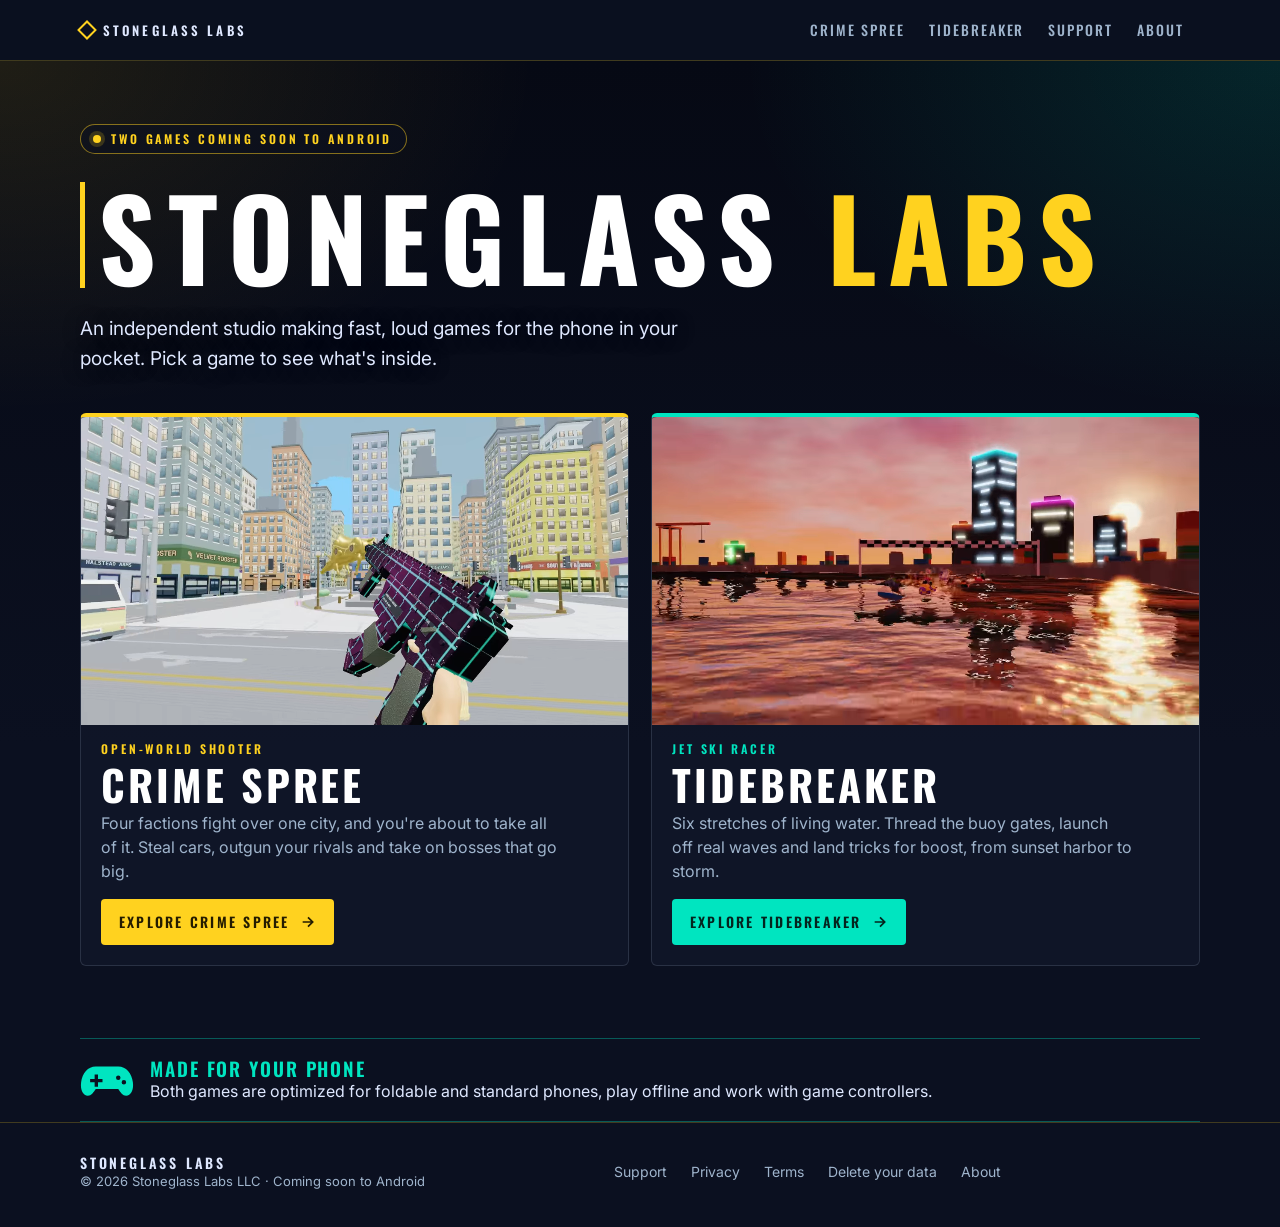
<file: index.html>
<!doctype html>
<html lang="en">
<head>
<meta charset="utf-8">
<meta name="viewport" content="width=device-width,initial-scale=1,viewport-fit=cover">
<title>Stoneglass Labs | Crime Spree and Tidebreaker, coming soon to Android</title>
<meta name="description" content="Stoneglass Labs is an independent game studio. Two games coming soon to Android: Crime Spree, an open-world shooter, and Tidebreaker, a jet ski racer.">
<meta name="theme-color" content="#0B1020">
<link rel="preconnect" href="https://fonts.googleapis.com">
<link rel="preconnect" href="https://fonts.gstatic.com" crossorigin>
<link rel="stylesheet" href="https://fonts.googleapis.com/css2?family=Oswald:wght@500;600;700&family=Inter:wght@400;500;600;700&display=swap">
<link rel="stylesheet" href="styles.css?v=20261119c">
</head>
<body>
<header class="top band" id="top">
  <div class="in">
    <a class="studio" href="index.html" aria-label="Stoneglass Labs, home"><i></i>Stoneglass Labs</a>
    <button class="menu" type="button" aria-expanded="false" aria-controls="navwrap" aria-label="Menu">
      <svg viewBox="0 0 24 24" fill="none" stroke="currentColor" stroke-width="2.4" aria-hidden="true"><path d="M3 6h18M3 12h18M3 18h18"/></svg>
    </button>
    <div class="navwrap" id="navwrap">
      <nav class="links" aria-label="Site">
        <a href="crime-spree.html" data-nav="crime-spree.html">Crime Spree</a>
        <a href="tidebreaker.html" data-nav="tidebreaker.html">Tidebreaker</a>
        <a href="support.html" data-nav="support.html">Support</a>
        <a href="about.html" data-nav="about.html">About</a>
      </nav>
      <div class="social" aria-label="Social"></div>
    </div>
  </div>
</header>

<main>
  <section class="home band" aria-labelledby="homeH">
    <div class="in">
      <p class="status"><i></i>Two games coming soon to Android</p>
      <h1 id="homeH" class="studioname">Stoneglass <span>Labs</span></h1>
      <p class="pitch">An independent studio making fast, loud games for the phone in your pocket. Pick a game to see what's inside.</p>
      <div class="picks">
        <a class="pick" href="crime-spree.html">
          <div class="clip"><video data-lazy muted loop playsinline preload="none" data-poster="assets/video/boss-bull-03-poster.jpg" aria-hidden="true"><source data-src="assets/video/boss-bull-03.webm" type="video/webm"><source data-src="assets/video/boss-bull-03.mp4" type="video/mp4"></video></div>
          <div class="txt">
            <span class="genre">Open-world shooter</span>
            <b>Crime Spree</b>
            <p>Four factions fight over one city, and you're about to take all of it. Steal cars, outgun your rivals and take on bosses that go big.</p>
            <span class="go">Explore Crime Spree<svg viewBox="0 0 24 24" fill="none" stroke="currentColor" stroke-width="2.6" aria-hidden="true"><path d="M4 12h15M12 5l7 7-7 7"/></svg></span>
          </div>
        </a>
        <a class="pick tb" href="tidebreaker.html">
          <div class="clip"><video data-lazy muted loop playsinline preload="none" data-poster="assets/video/tb-hero-01-poster.jpg" aria-hidden="true"><source data-src="assets/video/tb-hero-01.webm" type="video/webm"><source data-src="assets/video/tb-hero-01.mp4" type="video/mp4"></video></div>
          <div class="txt">
            <span class="genre">Jet ski racer</span>
            <b>Tidebreaker</b>
            <p>Six stretches of living water. Thread the buoy gates, launch off real waves and land tricks for boost, from sunset harbor to storm.</p>
            <span class="go">Explore Tidebreaker<svg viewBox="0 0 24 24" fill="none" stroke="currentColor" stroke-width="2.6" aria-hidden="true"><path d="M4 12h15M12 5l7 7-7 7"/></svg></span>
          </div>
        </a>
      </div>
    </div>
  </section>

  <section class="ctrl band" aria-label="Phones and controllers">
    <div class="in">
      <svg viewBox="0 0 48 32" fill="currentColor" aria-hidden="true"><path d="M14 4h20c7 0 12 6 13 14 1 7-2 12-6 12-3 0-5-3-7-6H14c-2 3-4 6-7 6-4 0-7-5-6-12C2 10 7 4 14 4zm-1 7v4H9v3h4v4h3v-4h4v-3h-4v-4zm21 1a2 2 0 100 4 2 2 0 000-4zm5 4a2 2 0 100 4 2 2 0 000-4z"/></svg>
      <p><b>Made for your phone</b>Both games are optimized for foldable and standard phones, play offline and work with game controllers.</p>
    </div>
  </section>
</main>

<footer class="foot band">
  <div class="in">
    <div class="brandline">Stoneglass Labs<span>© 2026 Stoneglass Labs LLC · Coming soon to Android</span></div>
    <nav aria-label="Footer">
      <a href="support.html">Support</a><a href="privacy.html">Privacy</a><a href="terms.html">Terms</a><a href="delete-data.html">Delete your data</a><a href="about.html">About</a>
    </nav>
    <div class="social" aria-label="Social"></div>
  </div>
</footer>

<script src="main.js?v=20261119c"></script>
</body>
</html>
</file>
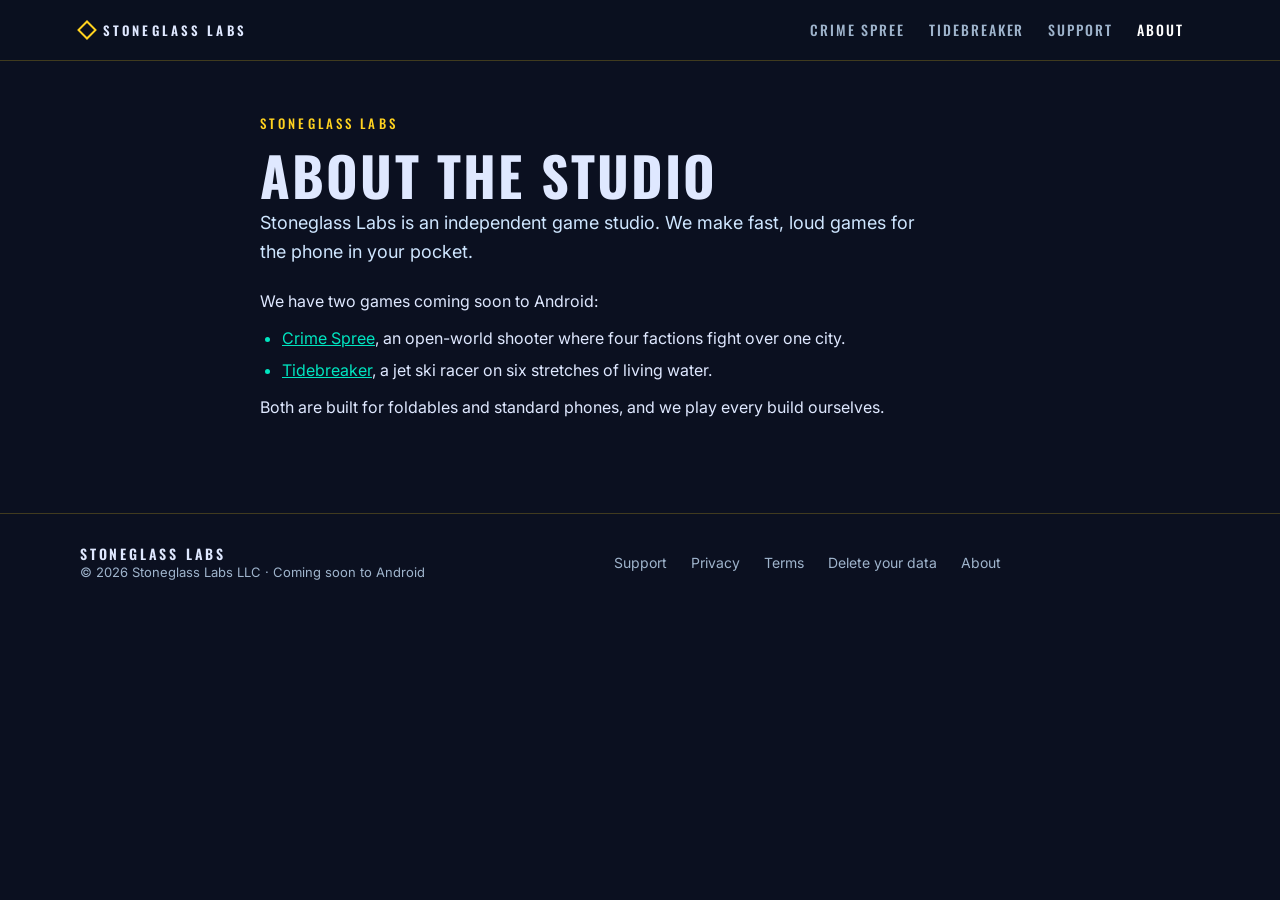
<file: about.html>
<!doctype html>
<html lang="en">
<head>
<meta charset="utf-8">
<meta name="viewport" content="width=device-width,initial-scale=1,viewport-fit=cover">
<title>About | Stoneglass Labs</title>
<meta name="description" content="Stoneglass Labs is an independent game studio making Crime Spree and Tidebreaker, both coming soon to Android.">
<meta name="theme-color" content="#0B1020">
<link rel="preconnect" href="https://fonts.googleapis.com">
<link rel="preconnect" href="https://fonts.gstatic.com" crossorigin>
<link rel="stylesheet" href="https://fonts.googleapis.com/css2?family=Oswald:wght@500;600;700&family=Inter:wght@400;500;600;700&display=swap">
<link rel="stylesheet" href="styles.css?v=20261119c">
</head>
<body>
<header class="top band" id="top">
  <div class="in">
    <a class="studio" href="index.html" aria-label="Stoneglass Labs, home"><i></i>Stoneglass Labs</a>
    <button class="menu" type="button" aria-expanded="false" aria-controls="navwrap" aria-label="Menu">
      <svg viewBox="0 0 24 24" fill="none" stroke="currentColor" stroke-width="2.4" aria-hidden="true"><path d="M3 6h18M3 12h18M3 18h18"/></svg>
    </button>
    <div class="navwrap" id="navwrap">
      <nav class="links" aria-label="Site">
        <a href="crime-spree.html" data-nav="crime-spree.html">Crime Spree</a>
        <a href="tidebreaker.html" data-nav="tidebreaker.html">Tidebreaker</a>
        <a href="support.html" data-nav="support.html">Support</a>
        <a href="about.html" data-nav="about.html">About</a>
      </nav>
      <div class="social" aria-label="Social"></div>
    </div>
  </div>
</header>

<main>
<section class="page band"><div class="in">
  <p class="kicker">Stoneglass Labs</p>
  <h1>About the studio</h1>
  <p class="lede">Stoneglass Labs is an independent game studio. We make fast, loud games for the phone in your pocket.</p>
  <p>We have two games coming soon to Android:</p>
  <ul>
    <li><a href="crime-spree.html">Crime Spree</a>, an open-world shooter where four factions fight over one city.</li>
    <li><a href="tidebreaker.html">Tidebreaker</a>, a jet ski racer on six stretches of living water.</li>
  </ul>
  <p>Both are built for foldables and standard phones, and we play every build ourselves.</p></div></section>
</main>

<footer class="foot band">
  <div class="in">
    <div class="brandline">Stoneglass Labs<span>© 2026 Stoneglass Labs LLC · Coming soon to Android</span></div>
    <nav aria-label="Footer">
      <a href="support.html">Support</a><a href="privacy.html">Privacy</a><a href="terms.html">Terms</a><a href="delete-data.html">Delete your data</a><a href="about.html">About</a>
    </nav>
    <div class="social" aria-label="Social"></div>
  </div>
</footer>

<script src="main.js?v=20261119c"></script>
</body>
</html>
</file>
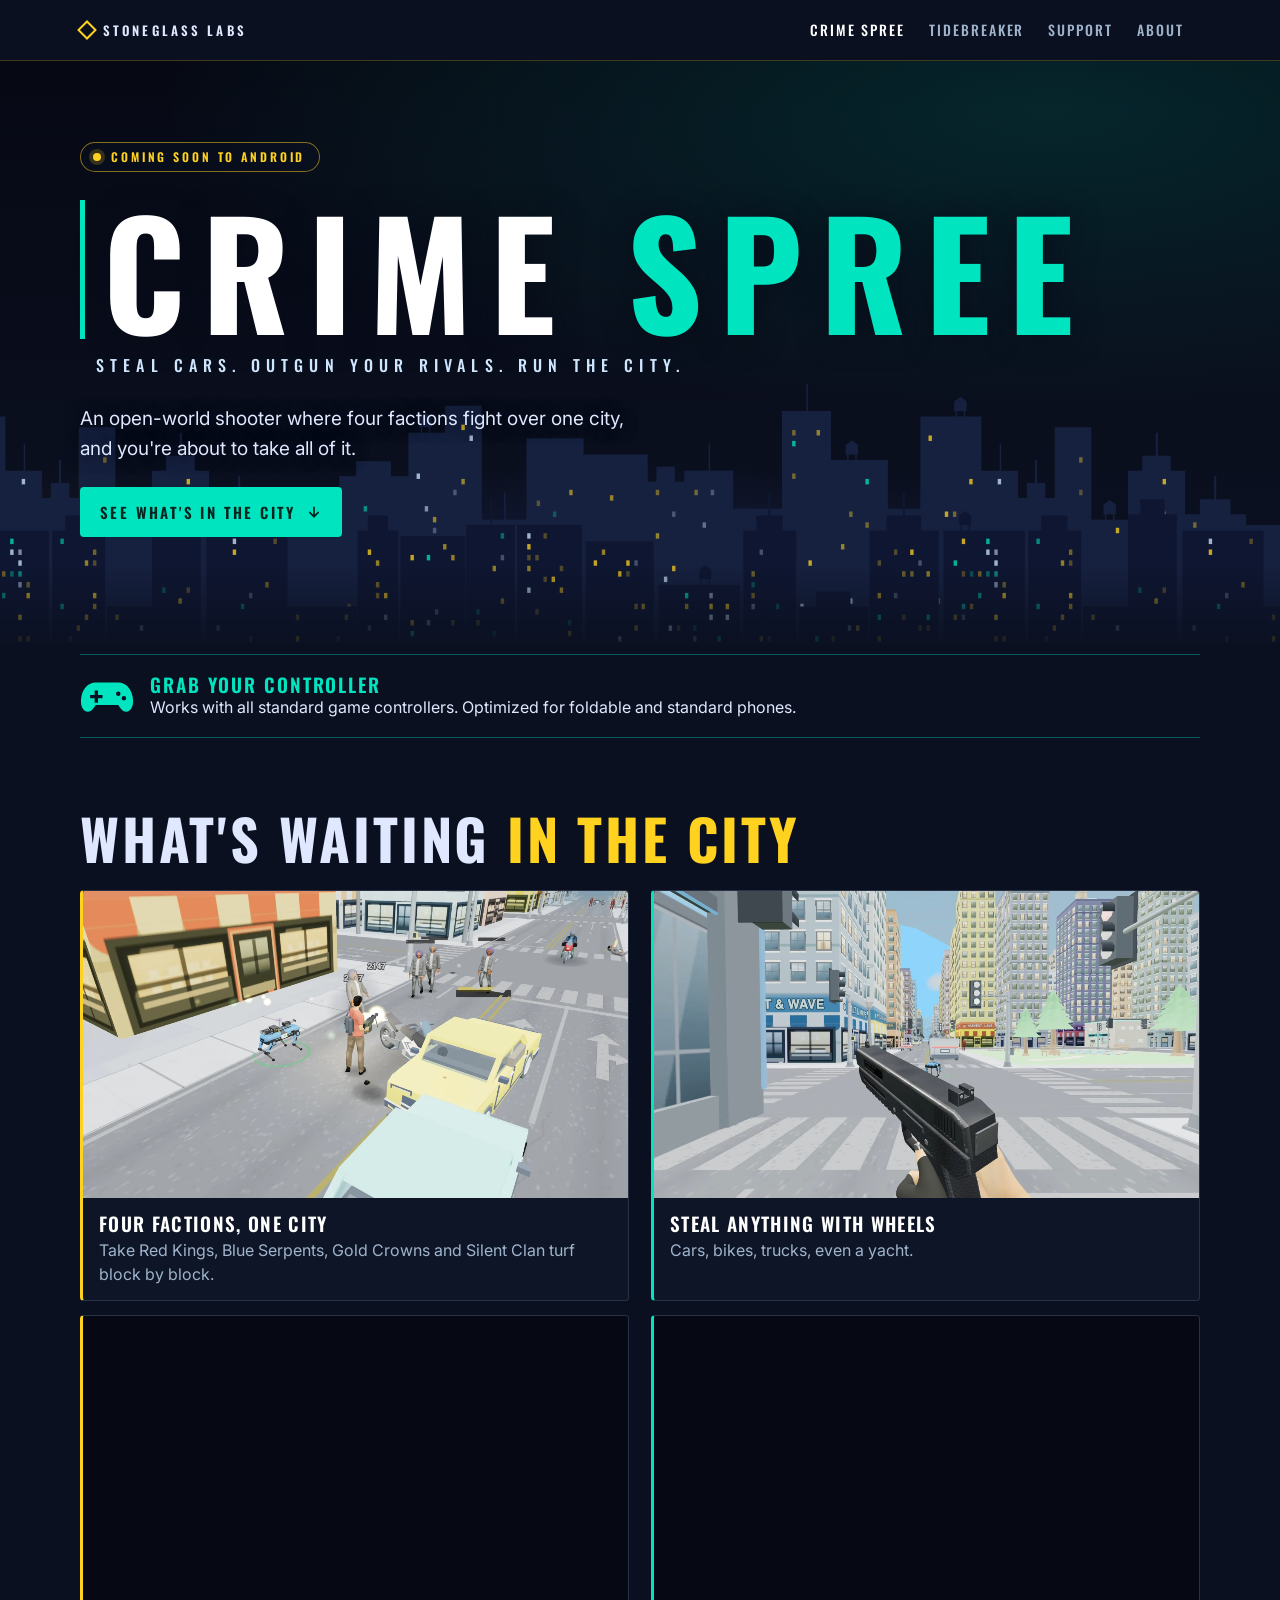
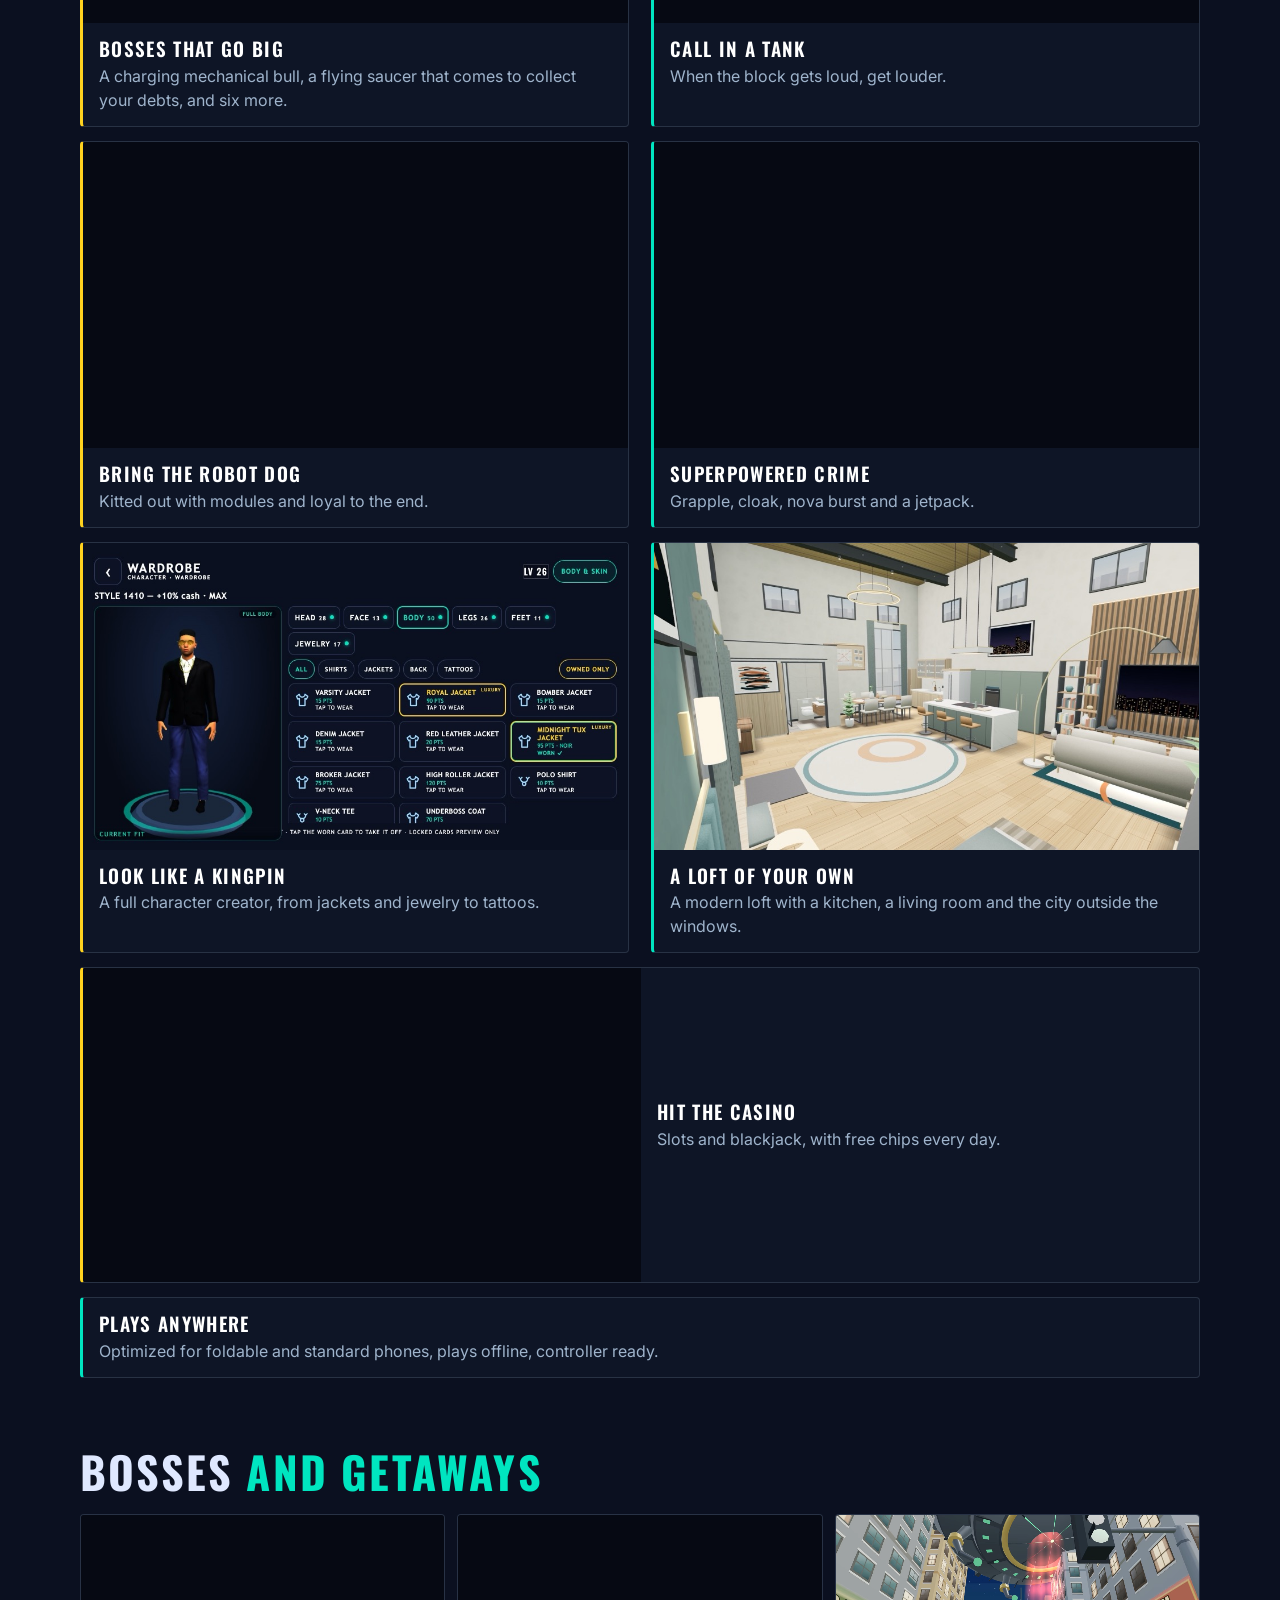
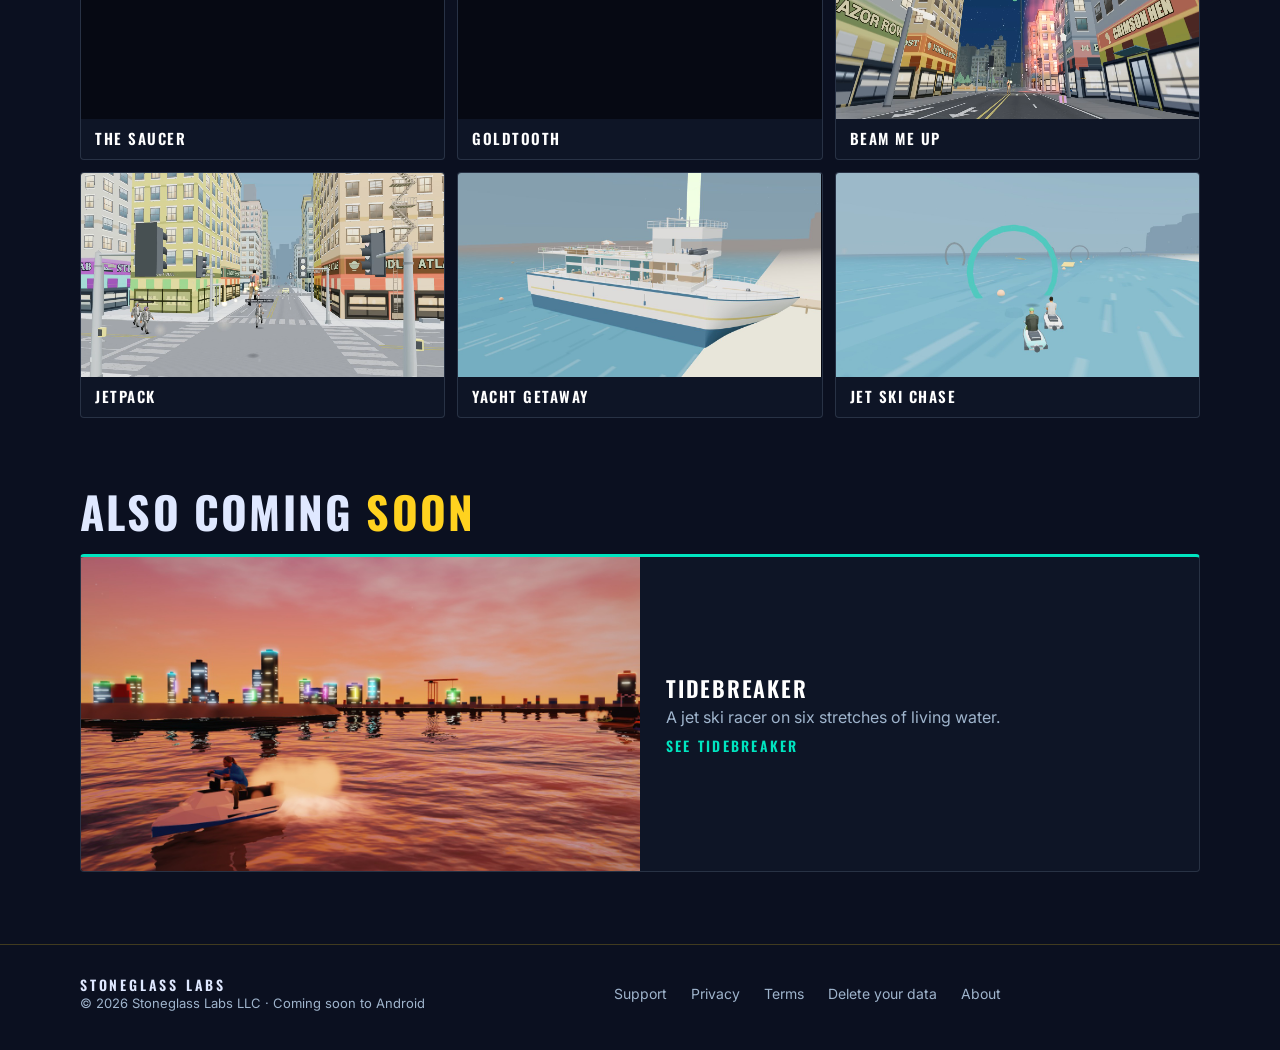
<file: crime-spree.html>
<!doctype html>
<html lang="en">
<head>
<meta charset="utf-8">
<meta name="viewport" content="width=device-width,initial-scale=1,viewport-fit=cover">
<title>Crime Spree | Coming soon to Android | Stoneglass Labs</title>
<meta name="description" content="Crime Spree is an open-world shooter where four factions fight over one city. Coming soon to Android from Stoneglass Labs.">
<meta name="theme-color" content="#0B1020">
<link rel="preconnect" href="https://fonts.googleapis.com">
<link rel="preconnect" href="https://fonts.gstatic.com" crossorigin>
<link rel="stylesheet" href="https://fonts.googleapis.com/css2?family=Oswald:wght@500;600;700&family=Inter:wght@400;500;600;700&display=swap">
<link rel="stylesheet" href="styles.css?v=20261119c">
</head>
<body>
<header class="top band" id="top">
  <div class="in">
    <a class="studio" href="index.html" aria-label="Stoneglass Labs, home"><i></i>Stoneglass Labs</a>
    <button class="menu" type="button" aria-expanded="false" aria-controls="navwrap" aria-label="Menu">
      <svg viewBox="0 0 24 24" fill="none" stroke="currentColor" stroke-width="2.4" aria-hidden="true"><path d="M3 6h18M3 12h18M3 18h18"/></svg>
    </button>
    <div class="navwrap" id="navwrap">
      <nav class="links" aria-label="Site">
        <a href="crime-spree.html" data-nav="crime-spree.html">Crime Spree</a>
        <a href="tidebreaker.html" data-nav="tidebreaker.html">Tidebreaker</a>
        <a href="support.html" data-nav="support.html">Support</a>
        <a href="about.html" data-nav="about.html">About</a>
      </nav>
      <div class="social" aria-label="Social"></div>
    </div>
  </div>
</header>

<main>
  <section class="hero band" aria-label="Crime Spree">
    <div class="in">
      <p class="status"><i></i>Coming soon to Android</p>
      <h1 class="wordmark"><span class="w1">Crime</span> <span class="w2">Spree</span></h1>
      <p class="tagline">Steal cars. Outgun your rivals. Run the city.</p>
      <p class="pitch">An open-world shooter where four factions fight over one city, and you're about to take all of it.</p>
      <div class="btns">
        <a class="btn primary" href="#city">See what's in the city<svg viewBox="0 0 24 24" fill="none" stroke="currentColor" stroke-width="2.6" aria-hidden="true"><path d="M12 4v15M5 12l7 7 7-7"/></svg></a>
      </div>
    </div>
  </section>

  <section class="ctrl band" aria-label="Controllers and phones">
    <div class="in">
      <svg viewBox="0 0 48 32" fill="currentColor" aria-hidden="true"><path d="M14 4h20c7 0 12 6 13 14 1 7-2 12-6 12-3 0-5-3-7-6H14c-2 3-4 6-7 6-4 0-7-5-6-12C2 10 7 4 14 4zm-1 7v4H9v3h4v4h3v-4h4v-3h-4v-4zm21 1a2 2 0 100 4 2 2 0 000-4zm5 4a2 2 0 100 4 2 2 0 000-4z"/></svg>
      <p><b>Grab your controller</b>Works with all standard game controllers. Optimized for foldable and standard phones.</p>
    </div>
  </section>

  <section class="feats band" id="city" aria-labelledby="featH">
    <div class="in">
      <h2 id="featH">What's waiting <span>in the city</span></h2>
      <ul class="sell">
        <li class="has-clip"><div class="clip"><video data-lazy muted loop playsinline preload="none" data-poster="assets/video/street-chaos-01-poster.jpg" aria-hidden="true"><source data-src="assets/video/street-chaos-01.webm" type="video/webm"><source data-src="assets/video/street-chaos-01.mp4" type="video/mp4"></video></div><div class="txt"><b>Four factions, one city</b>Take Red Kings, Blue Serpents, Gold Crowns and Silent Clan turf block by block.</div></li>
        <li class="has-clip"><div class="clip"><video data-lazy muted loop playsinline preload="none" data-poster="assets/video/truck-hijack-01-poster.jpg" aria-hidden="true"><source data-src="assets/video/truck-hijack-01.webm" type="video/webm"><source data-src="assets/video/truck-hijack-01.mp4" type="video/mp4"></video></div><div class="txt"><b>Steal anything with wheels</b>Cars, bikes, trucks, even a yacht.</div></li>
        <li class="has-clip"><div class="clip"><video data-lazy muted loop playsinline preload="none" data-poster="assets/video/boss-bull-03-poster.jpg" aria-hidden="true"><source data-src="assets/video/boss-bull-03.webm" type="video/webm"><source data-src="assets/video/boss-bull-03.mp4" type="video/mp4"></video></div><div class="txt"><b>Bosses that go big</b>A charging mechanical bull, a flying saucer that comes to collect your debts, and six more.</div></li>
        <li class="has-clip"><div class="clip"><video data-lazy muted loop playsinline preload="none" data-poster="assets/video/tank-rampage-01-poster.jpg" aria-hidden="true"><source data-src="assets/video/tank-rampage-01.webm" type="video/webm"><source data-src="assets/video/tank-rampage-01.mp4" type="video/mp4"></video></div><div class="txt"><b>Call in a tank</b>When the block gets loud, get louder.</div></li>
        <li class="has-clip"><div class="clip"><video data-lazy muted loop playsinline preload="none" data-poster="assets/video/robot-dog-01-poster.jpg" aria-hidden="true"><source data-src="assets/video/robot-dog-01.webm" type="video/webm"><source data-src="assets/video/robot-dog-01.mp4" type="video/mp4"></video></div><div class="txt"><b>Bring the robot dog</b>Kitted out with modules and loyal to the end.</div></li>
        <li class="has-clip"><div class="clip"><video data-lazy muted loop playsinline preload="none" data-poster="assets/video/jetpack-escape-01-poster.jpg" aria-hidden="true"><source data-src="assets/video/jetpack-escape-01.webm" type="video/webm"><source data-src="assets/video/jetpack-escape-01.mp4" type="video/mp4"></video></div><div class="txt"><b>Superpowered crime</b>Grapple, cloak, nova burst and a jetpack.</div></li>
        <li class="has-clip"><div class="clip"><img src="assets/img/creator-wardrobe-01.jpg" alt="The wardrobe in the character creator: a character in a tux jacket beside the list of jackets" loading="lazy" decoding="async" width="960" height="540"></div><div class="txt"><b>Look like a kingpin</b>A full character creator, from jackets and jewelry to tattoos.</div></li>
        <li class="has-clip"><div class="clip"><img src="assets/img/loft-01.jpg" alt="The player's loft: living room, kitchen and tall windows" loading="lazy" decoding="async" width="960" height="540"></div><div class="txt"><b>A loft of your own</b>A modern loft with a kitchen, a living room and the city outside the windows.</div></li>
        <li class="has-clip wide"><div class="clip"><video data-lazy muted loop playsinline preload="none" data-poster="assets/video/casino-tour-01-poster.jpg" aria-hidden="true"><source data-src="assets/video/casino-tour-01.webm" type="video/webm"><source data-src="assets/video/casino-tour-01.mp4" type="video/mp4"></video></div><div class="txt"><b>Hit the casino</b>Slots and blackjack, with free chips every day.</div></li>
        <li class="full"><b>Plays anywhere</b>Optimized for foldable and standard phones, plays offline, controller ready.</li>
      </ul>
    </div>
  </section>

  <section class="gallery band" aria-labelledby="galH">
    <div class="in">
      <h2 id="galH">Bosses <span>and getaways</span></h2>
      <div class="grid">
        <figure><div class="clip"><video data-lazy muted loop playsinline preload="none" data-poster="assets/video/boss-saucer-01-poster.jpg" aria-hidden="true"><source data-src="assets/video/boss-saucer-01.webm" type="video/webm"><source data-src="assets/video/boss-saucer-01.mp4" type="video/mp4"></video></div><figcaption>The saucer</figcaption></figure>
        <figure><div class="clip"><video data-lazy muted loop playsinline preload="none" data-poster="assets/video/boss-goldtooth-01-poster.jpg" aria-hidden="true"><source data-src="assets/video/boss-goldtooth-01.webm" type="video/webm"><source data-src="assets/video/boss-goldtooth-01.mp4" type="video/mp4"></video></div><figcaption>Goldtooth</figcaption></figure>
        <figure><div class="clip"><video data-lazy muted loop playsinline preload="none" data-poster="assets/video/boss-saucer-02-poster.jpg" aria-hidden="true"><source data-src="assets/video/boss-saucer-02.webm" type="video/webm"><source data-src="assets/video/boss-saucer-02.mp4" type="video/mp4"></video></div><figcaption>Beam me up</figcaption></figure>
        <figure><div class="clip"><video data-lazy muted loop playsinline preload="none" data-poster="assets/video/jetpack-01-poster.jpg" aria-hidden="true"><source data-src="assets/video/jetpack-01.webm" type="video/webm"><source data-src="assets/video/jetpack-01.mp4" type="video/mp4"></video></div><figcaption>Jetpack</figcaption></figure>
        <figure><div class="clip"><video data-lazy muted loop playsinline preload="none" data-poster="assets/video/yacht-01-poster.jpg" aria-hidden="true"><source data-src="assets/video/yacht-01.webm" type="video/webm"><source data-src="assets/video/yacht-01.mp4" type="video/mp4"></video></div><figcaption>Yacht getaway</figcaption></figure>
        <figure><div class="clip"><video data-lazy muted loop playsinline preload="none" data-poster="assets/video/jetski-race-01-poster.jpg" aria-hidden="true"><source data-src="assets/video/jetski-race-01.webm" type="video/webm"><source data-src="assets/video/jetski-race-01.mp4" type="video/mp4"></video></div><figcaption>Jet ski chase</figcaption></figure>
      </div>
    </div>
  </section>

  <section class="games band" aria-labelledby="gamesH">
    <div class="in">
      <h2 id="gamesH">Also coming <span>soon</span></h2>
      <div class="cards one">
        <a class="game tb" href="tidebreaker.html"><div class="clip"><img src="assets/video/tb-hero-01-poster.jpg" alt="" loading="lazy" decoding="async" width="1280" height="720"></div><div class="txt"><b>Tidebreaker</b>A jet ski racer on six stretches of living water.<span class="go">See Tidebreaker</span></div></a>
      </div>
    </div>
  </section>
</main>

<footer class="foot band">
  <div class="in">
    <div class="brandline">Stoneglass Labs<span>© 2026 Stoneglass Labs LLC · Coming soon to Android</span></div>
    <nav aria-label="Footer">
      <a href="support.html">Support</a><a href="privacy.html">Privacy</a><a href="terms.html">Terms</a><a href="delete-data.html">Delete your data</a><a href="about.html">About</a>
    </nav>
    <div class="social" aria-label="Social"></div>
  </div>
</footer>

<script src="main.js?v=20261119c"></script>
</body>
</html>
</file>
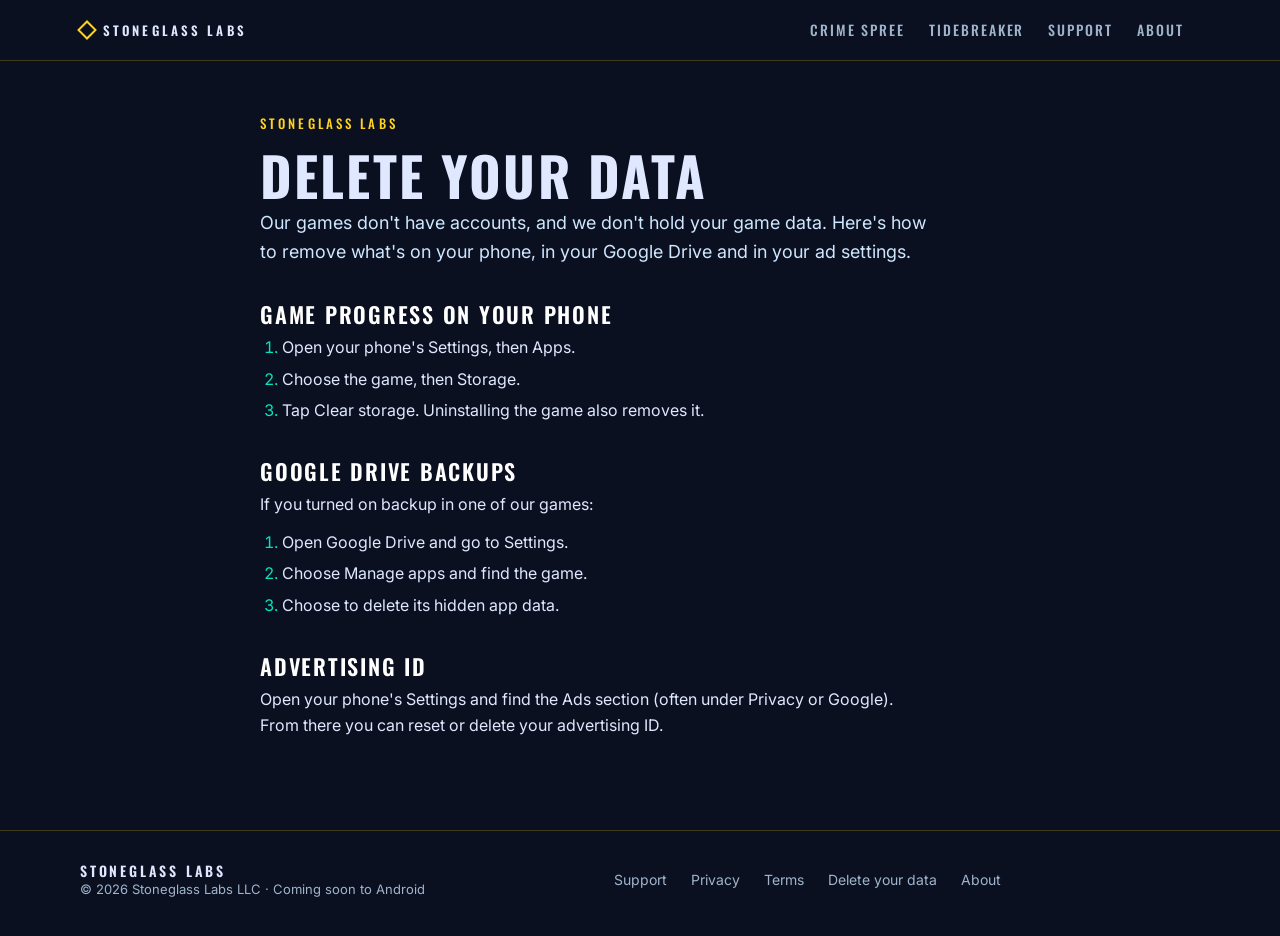
<file: delete-data.html>
<!doctype html>
<html lang="en">
<head>
<meta charset="utf-8">
<meta name="viewport" content="width=device-width,initial-scale=1,viewport-fit=cover">
<title>Delete your data | Stoneglass Labs</title>
<meta name="description" content="Stoneglass Labs is an independent game studio. Two games coming soon to Android: Crime Spree and Tidebreaker.">
<meta name="theme-color" content="#0B1020">
<link rel="preconnect" href="https://fonts.googleapis.com">
<link rel="preconnect" href="https://fonts.gstatic.com" crossorigin>
<link rel="stylesheet" href="https://fonts.googleapis.com/css2?family=Oswald:wght@500;600;700&family=Inter:wght@400;500;600;700&display=swap">
<link rel="stylesheet" href="styles.css?v=20261119c">
</head>
<body>
<header class="top band" id="top">
  <div class="in">
    <a class="studio" href="index.html" aria-label="Stoneglass Labs, home"><i></i>Stoneglass Labs</a>
    <button class="menu" type="button" aria-expanded="false" aria-controls="navwrap" aria-label="Menu">
      <svg viewBox="0 0 24 24" fill="none" stroke="currentColor" stroke-width="2.4" aria-hidden="true"><path d="M3 6h18M3 12h18M3 18h18"/></svg>
    </button>
    <div class="navwrap" id="navwrap">
      <nav class="links" aria-label="Site">
        <a href="crime-spree.html" data-nav="crime-spree.html">Crime Spree</a>
        <a href="tidebreaker.html" data-nav="tidebreaker.html">Tidebreaker</a>
        <a href="support.html" data-nav="support.html">Support</a>
        <a href="about.html" data-nav="about.html">About</a>
      </nav>
      <div class="social" aria-label="Social"></div>
    </div>
  </div>
</header>

<main>
<section class="page band"><div class="in">
  <p class="kicker">Stoneglass Labs</p>
  <h1>Delete your data</h1>
  <p class="lede">Our games don't have accounts, and we don't hold your game data. Here's how to remove what's on your phone, in your Google Drive and in your ad settings.</p>
  <h2>Game progress on your phone</h2>
  <ol>
    <li>Open your phone's Settings, then Apps.</li>
    <li>Choose the game, then Storage.</li>
    <li>Tap Clear storage. Uninstalling the game also removes it.</li>
  </ol>
  <h2>Google Drive backups</h2>
  <p>If you turned on backup in one of our games:</p>
  <ol>
    <li>Open Google Drive and go to Settings.</li>
    <li>Choose Manage apps and find the game.</li>
    <li>Choose to delete its hidden app data.</li>
  </ol>
  <h2>Advertising ID</h2>
  <p>Open your phone's Settings and find the Ads section (often under Privacy or Google). From there you can reset or delete your advertising ID.</p>
</div></section>
</main>

<footer class="foot band">
  <div class="in">
    <div class="brandline">Stoneglass Labs<span>© 2026 Stoneglass Labs LLC · Coming soon to Android</span></div>
    <nav aria-label="Footer">
      <a href="support.html">Support</a><a href="privacy.html">Privacy</a><a href="terms.html">Terms</a><a href="delete-data.html">Delete your data</a><a href="about.html">About</a>
    </nav>
    <div class="social" aria-label="Social"></div>
  </div>
</footer>

<script src="main.js?v=20261119c"></script>
</body>
</html>
</file>
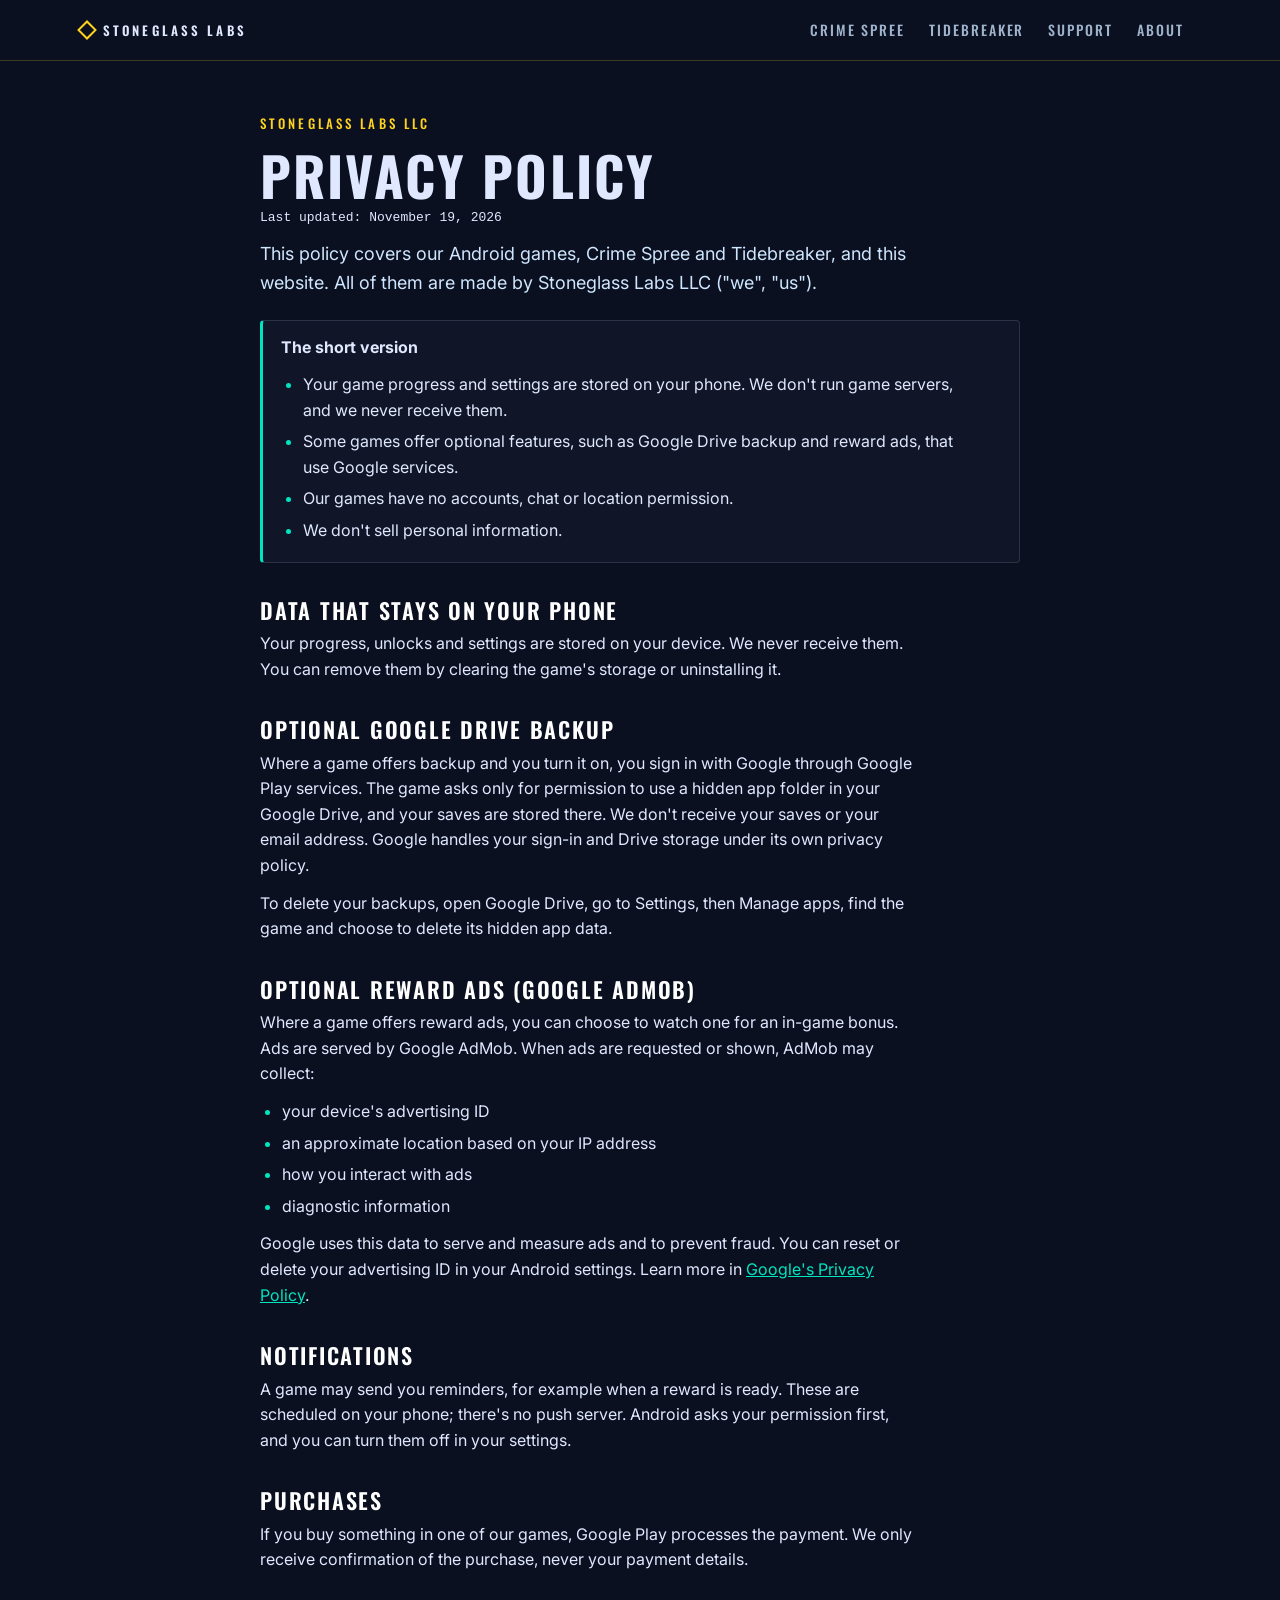
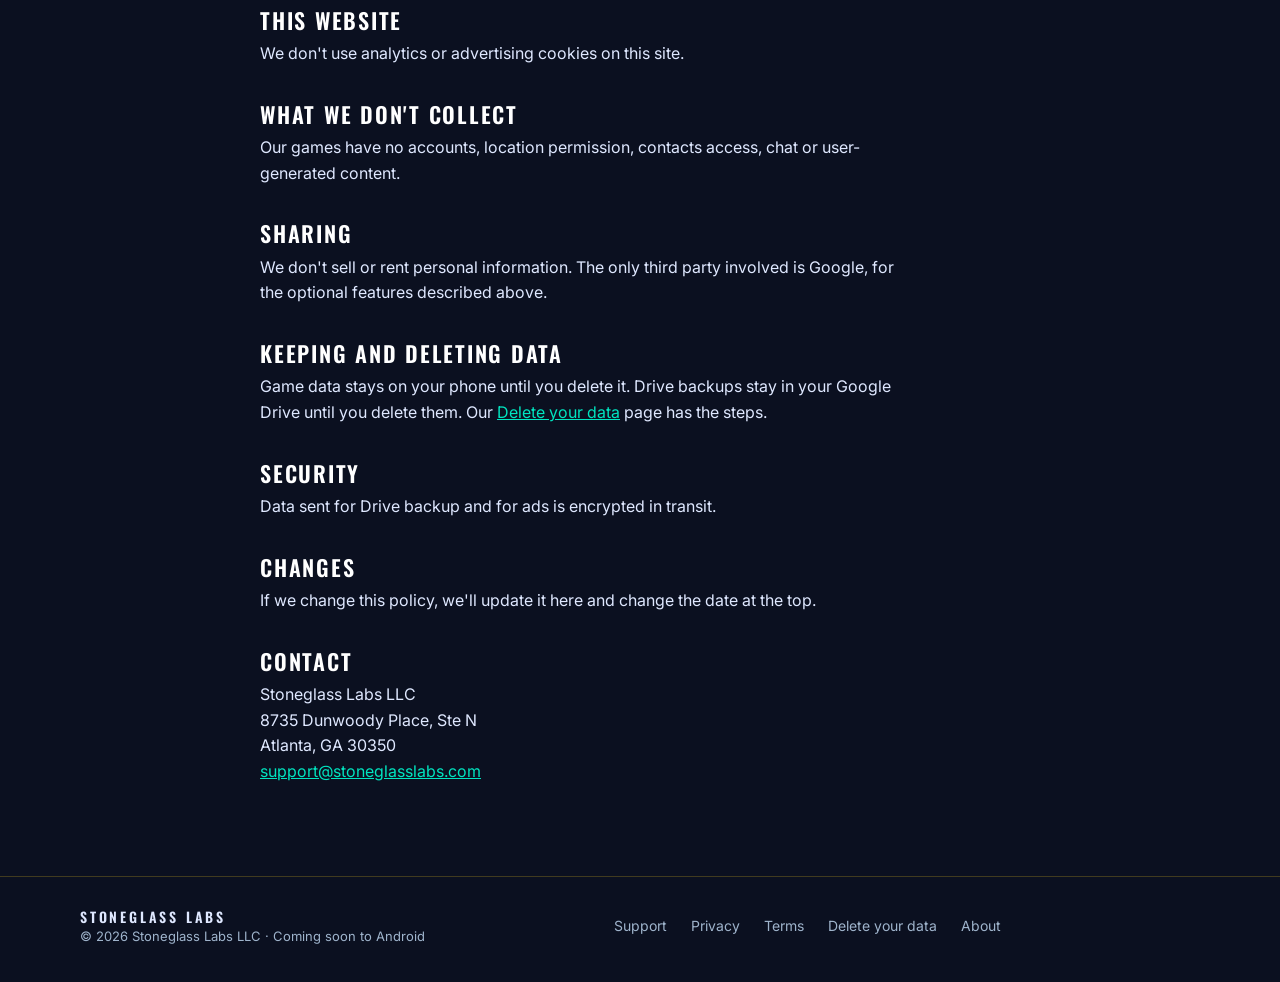
<file: privacy.html>
<!doctype html>
<html lang="en">
<head>
<meta charset="utf-8">
<meta name="viewport" content="width=device-width,initial-scale=1,viewport-fit=cover">
<title>Privacy policy | Stoneglass Labs</title>
<meta name="description" content="Stoneglass Labs is an independent game studio. Two games coming soon to Android: Crime Spree and Tidebreaker.">
<meta name="theme-color" content="#0B1020">
<link rel="preconnect" href="https://fonts.googleapis.com">
<link rel="preconnect" href="https://fonts.gstatic.com" crossorigin>
<link rel="stylesheet" href="https://fonts.googleapis.com/css2?family=Oswald:wght@500;600;700&family=Inter:wght@400;500;600;700&display=swap">
<link rel="stylesheet" href="styles.css?v=20261119c">
</head>
<body>
<header class="top band" id="top">
  <div class="in">
    <a class="studio" href="index.html" aria-label="Stoneglass Labs, home"><i></i>Stoneglass Labs</a>
    <button class="menu" type="button" aria-expanded="false" aria-controls="navwrap" aria-label="Menu">
      <svg viewBox="0 0 24 24" fill="none" stroke="currentColor" stroke-width="2.4" aria-hidden="true"><path d="M3 6h18M3 12h18M3 18h18"/></svg>
    </button>
    <div class="navwrap" id="navwrap">
      <nav class="links" aria-label="Site">
        <a href="crime-spree.html" data-nav="crime-spree.html">Crime Spree</a>
        <a href="tidebreaker.html" data-nav="tidebreaker.html">Tidebreaker</a>
        <a href="support.html" data-nav="support.html">Support</a>
        <a href="about.html" data-nav="about.html">About</a>
      </nav>
      <div class="social" aria-label="Social"></div>
    </div>
  </div>
</header>

<main>
<section class="page band"><div class="in">
  <p class="kicker">Stoneglass Labs LLC</p>
  <h1>Privacy policy</h1>
  <p class="updated">Last updated: November 19, 2026</p>
  <p class="lede">This policy covers our Android games, Crime Spree and Tidebreaker, and this website. All of them are made by Stoneglass Labs LLC ("we", "us").</p>
  <div class="summary">
    <p><b>The short version</b></p>
    <ul>
      <li>Your game progress and settings are stored on your phone. We don't run game servers, and we never receive them.</li>
      <li>Some games offer optional features, such as Google Drive backup and reward ads, that use Google services.</li>
      <li>Our games have no accounts, chat or location permission.</li>
      <li>We don't sell personal information.</li>
    </ul>
  </div>

  <h2>Data that stays on your phone</h2>
  <p>Your progress, unlocks and settings are stored on your device. We never receive them. You can remove them by clearing the game's storage or uninstalling it.</p>

  <h2>Optional Google Drive backup</h2>
  <p>Where a game offers backup and you turn it on, you sign in with Google through Google Play services. The game asks only for permission to use a hidden app folder in your Google Drive, and your saves are stored there. We don't receive your saves or your email address. Google handles your sign-in and Drive storage under its own privacy policy.</p>
  <p>To delete your backups, open Google Drive, go to Settings, then Manage apps, find the game and choose to delete its hidden app data.</p>

  <h2>Optional reward ads (Google AdMob)</h2>
  <p>Where a game offers reward ads, you can choose to watch one for an in-game bonus. Ads are served by Google AdMob. When ads are requested or shown, AdMob may collect:</p>
  <ul>
    <li>your device's advertising ID</li>
    <li>an approximate location based on your IP address</li>
    <li>how you interact with ads</li>
    <li>diagnostic information</li>
  </ul>
  <p>Google uses this data to serve and measure ads and to prevent fraud. You can reset or delete your advertising ID in your Android settings. Learn more in <a href="https://policies.google.com/privacy" target="_blank" rel="noopener">Google's Privacy Policy</a>.</p>

  <h2>Notifications</h2>
  <p>A game may send you reminders, for example when a reward is ready. These are scheduled on your phone; there's no push server. Android asks your permission first, and you can turn them off in your settings.</p>

  <h2>Purchases</h2>
  <p>If you buy something in one of our games, Google Play processes the payment. We only receive confirmation of the purchase, never your payment details.</p>

  <h2>This website</h2>
  <p>We don't use analytics or advertising cookies on this site.</p>

  <h2>What we don't collect</h2>
  <p>Our games have no accounts, location permission, contacts access, chat or user-generated content.</p>

  <h2>Sharing</h2>
  <p>We don't sell or rent personal information. The only third party involved is Google, for the optional features described above.</p>

  <h2>Keeping and deleting data</h2>
  <p>Game data stays on your phone until you delete it. Drive backups stay in your Google Drive until you delete them. Our <a href="delete-data.html">Delete your data</a> page has the steps.</p>

  <h2>Security</h2>
  <p>Data sent for Drive backup and for ads is encrypted in transit.</p>

  <h2>Changes</h2>
  <p>If we change this policy, we'll update it here and change the date at the top.</p>

  <h2>Contact</h2>
  <p>Stoneglass Labs LLC<br>8735 Dunwoody Place, Ste N<br>Atlanta, GA 30350<br><a href="mailto:support@stoneglasslabs.com">support@stoneglasslabs.com</a></p>
</div></section>
</main>

<footer class="foot band">
  <div class="in">
    <div class="brandline">Stoneglass Labs<span>© 2026 Stoneglass Labs LLC · Coming soon to Android</span></div>
    <nav aria-label="Footer">
      <a href="support.html">Support</a><a href="privacy.html">Privacy</a><a href="terms.html">Terms</a><a href="delete-data.html">Delete your data</a><a href="about.html">About</a>
    </nav>
    <div class="social" aria-label="Social"></div>
  </div>
</footer>

<script src="main.js?v=20261119c"></script>
</body>
</html>
</file>
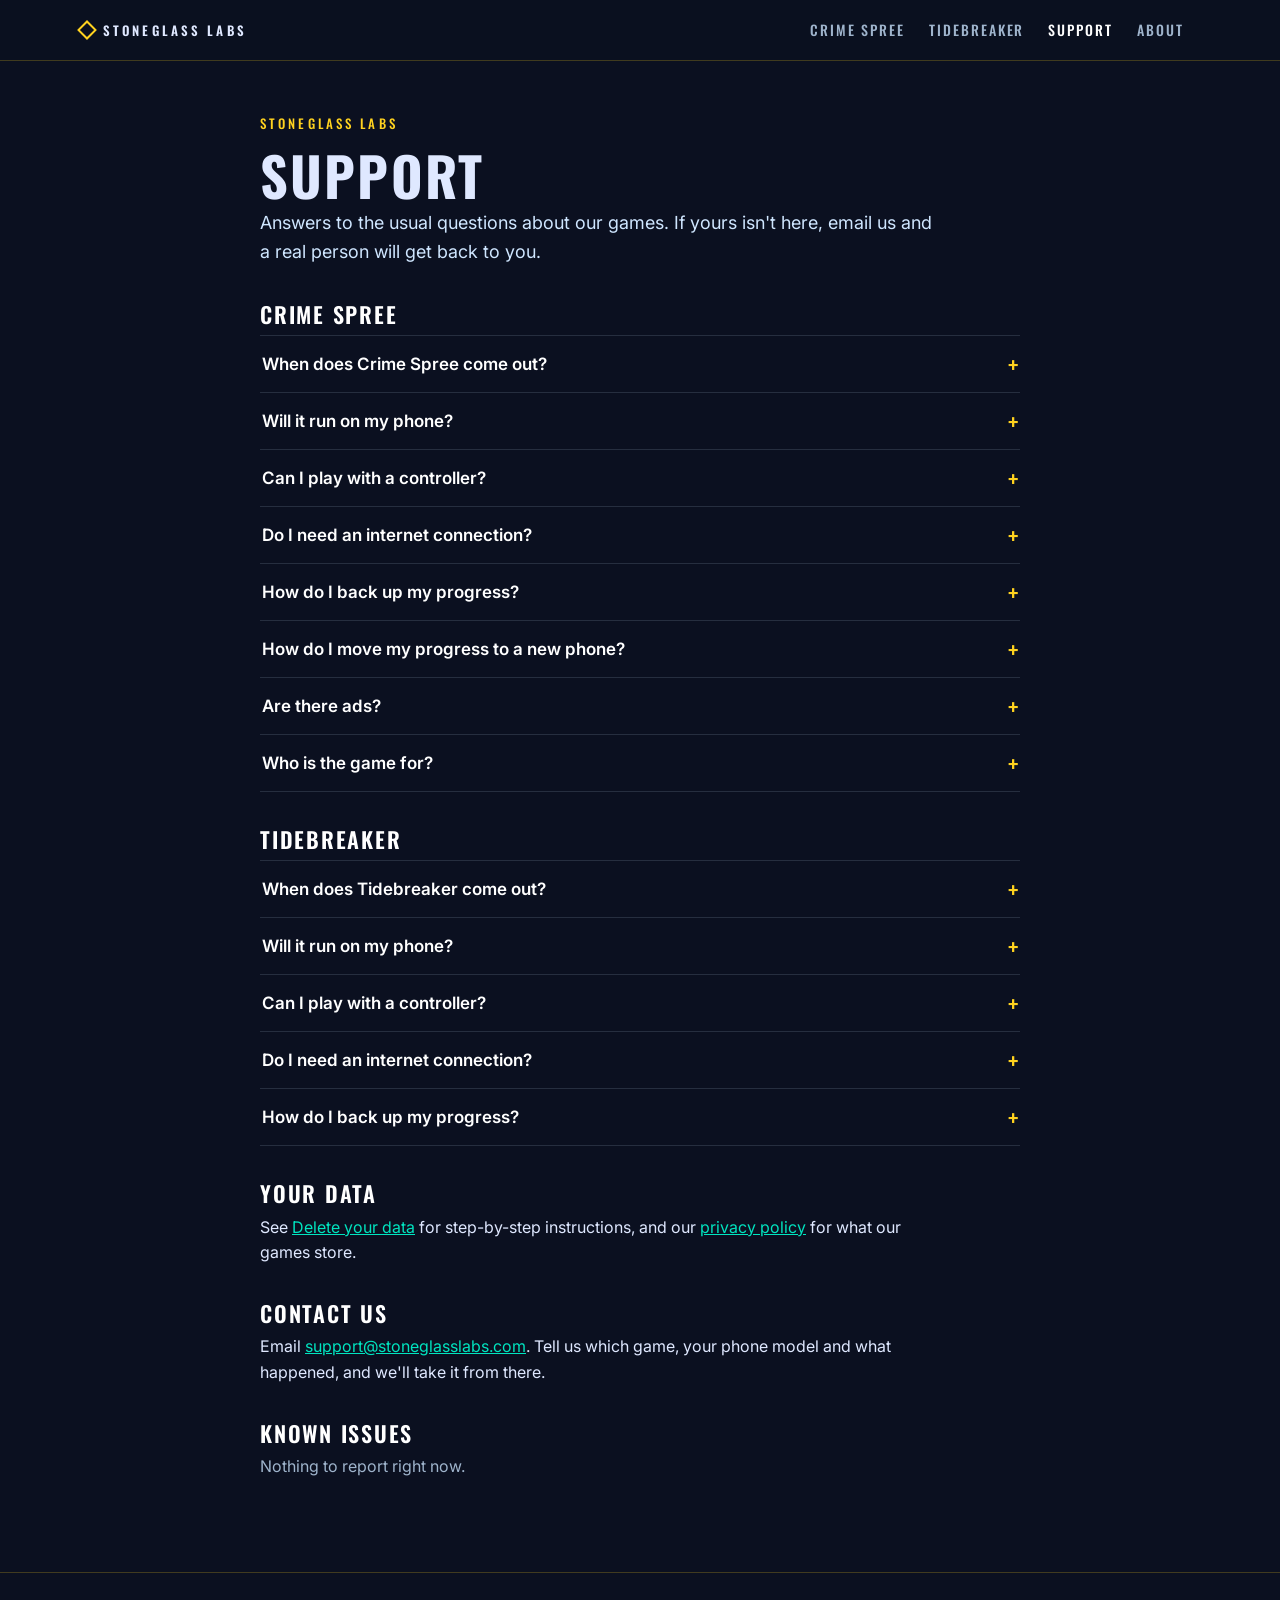
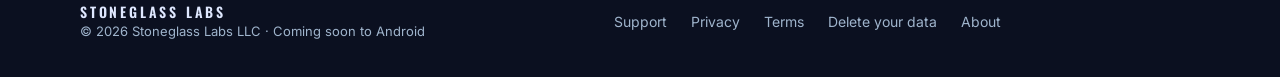
<file: support.html>
<!doctype html>
<html lang="en">
<head>
<meta charset="utf-8">
<meta name="viewport" content="width=device-width,initial-scale=1,viewport-fit=cover">
<title>Support | Stoneglass Labs</title>
<meta name="description" content="Stoneglass Labs is an independent game studio. Two games coming soon to Android: Crime Spree and Tidebreaker.">
<meta name="theme-color" content="#0B1020">
<link rel="preconnect" href="https://fonts.googleapis.com">
<link rel="preconnect" href="https://fonts.gstatic.com" crossorigin>
<link rel="stylesheet" href="https://fonts.googleapis.com/css2?family=Oswald:wght@500;600;700&family=Inter:wght@400;500;600;700&display=swap">
<link rel="stylesheet" href="styles.css?v=20261119c">
</head>
<body>
<header class="top band" id="top">
  <div class="in">
    <a class="studio" href="index.html" aria-label="Stoneglass Labs, home"><i></i>Stoneglass Labs</a>
    <button class="menu" type="button" aria-expanded="false" aria-controls="navwrap" aria-label="Menu">
      <svg viewBox="0 0 24 24" fill="none" stroke="currentColor" stroke-width="2.4" aria-hidden="true"><path d="M3 6h18M3 12h18M3 18h18"/></svg>
    </button>
    <div class="navwrap" id="navwrap">
      <nav class="links" aria-label="Site">
        <a href="crime-spree.html" data-nav="crime-spree.html">Crime Spree</a>
        <a href="tidebreaker.html" data-nav="tidebreaker.html">Tidebreaker</a>
        <a href="support.html" data-nav="support.html">Support</a>
        <a href="about.html" data-nav="about.html">About</a>
      </nav>
      <div class="social" aria-label="Social"></div>
    </div>
  </div>
</header>

<main>
<section class="page band"><div class="in">
  <p class="kicker">Stoneglass Labs</p>
  <h1>Support</h1>
  <p class="lede">Answers to the usual questions about our games. If yours isn't here, email us and a real person will get back to you.</p>
  <h2>Crime Spree</h2>
  <div class="faq">
    <details><summary>When does Crime Spree come out?</summary><div><p>It's coming soon to Android. The launch date will be posted on this site.</p></div></details>
    <details><summary>Will it run on my phone?</summary><div><p>Crime Spree is optimized for foldable and standard Android phones. On foldables it works on both the cover and inner screens, in portrait and landscape.</p></div></details>
    <details><summary>Can I play with a controller?</summary><div><p>Yes. It works with all standard game controllers. Connect the controller to your phone first, then open the game.</p></div></details>
    <details><summary>Do I need an internet connection?</summary><div><p>No. Crime Spree plays offline. Some optional features, like Google Drive backup and reward ads, need a connection.</p></div></details>
    <details><summary>How do I back up my progress?</summary><div><p>Turn on Google Drive backup in the game's settings and sign in with your Google account. Your saves go to a hidden app folder in your own Google Drive.</p></div></details>
    <details><summary>How do I move my progress to a new phone?</summary><div><ol><li>On your old phone, run a Google Drive backup.</li><li>Install Crime Spree on your new phone.</li><li>Turn on Google Drive backup with the same Google account and restore your latest save.</li></ol></div></details>
    <details><summary>Are there ads?</summary><div><p>Only if you want them. Reward ads are optional, and you choose when to watch one.</p></div></details>
    <details><summary>Who is the game for?</summary><div><p>Crime Spree has action violence and a casino played with in-game chips, so it's meant for older players. We expect a Mature 17+ rating.</p></div></details>
  </div>
  <h2>Tidebreaker</h2>
  <div class="faq">
    <details><summary>When does Tidebreaker come out?</summary><div><p>It's coming soon to Android. The launch date will be posted on this site.</p></div></details>
    <details><summary>Will it run on my phone?</summary><div><p>Tidebreaker is optimized for foldable and standard Android phones. Its menus work in portrait and landscape on both screens of a foldable, and races are played in landscape. The graphics adjust automatically to keep the game smooth, or you can pick a level yourself.</p></div></details>
    <details><summary>Can I play with a controller?</summary><div><p>Yes. It works with standard game controllers, and you can remap the buttons in the game's settings. You can also steer with the touch stick or by tilting your phone.</p></div></details>
    <details><summary>Do I need an internet connection?</summary><div><p>No. Tidebreaker plays offline.</p></div></details>
    <details><summary>How do I back up my progress?</summary><div><p>Your progress is saved on your phone. Clearing the game's storage or uninstalling it removes your progress.</p></div></details>
  </div>
  <h2>Your data</h2>
  <p>See <a href="delete-data.html">Delete your data</a> for step-by-step instructions, and our <a href="privacy.html">privacy policy</a> for what our games store.</p>
  <h2>Contact us</h2>
  <p>Email <a href="mailto:support@stoneglasslabs.com">support@stoneglasslabs.com</a>. Tell us which game, your phone model and what happened, and we'll take it from there.</p>
  <h2>Known issues</h2>
  <p class="muted">Nothing to report right now.</p>
</div></section>
</main>

<footer class="foot band">
  <div class="in">
    <div class="brandline">Stoneglass Labs<span>© 2026 Stoneglass Labs LLC · Coming soon to Android</span></div>
    <nav aria-label="Footer">
      <a href="support.html">Support</a><a href="privacy.html">Privacy</a><a href="terms.html">Terms</a><a href="delete-data.html">Delete your data</a><a href="about.html">About</a>
    </nav>
    <div class="social" aria-label="Social"></div>
  </div>
</footer>

<script src="main.js?v=20261119c"></script>
</body>
</html>
</file>
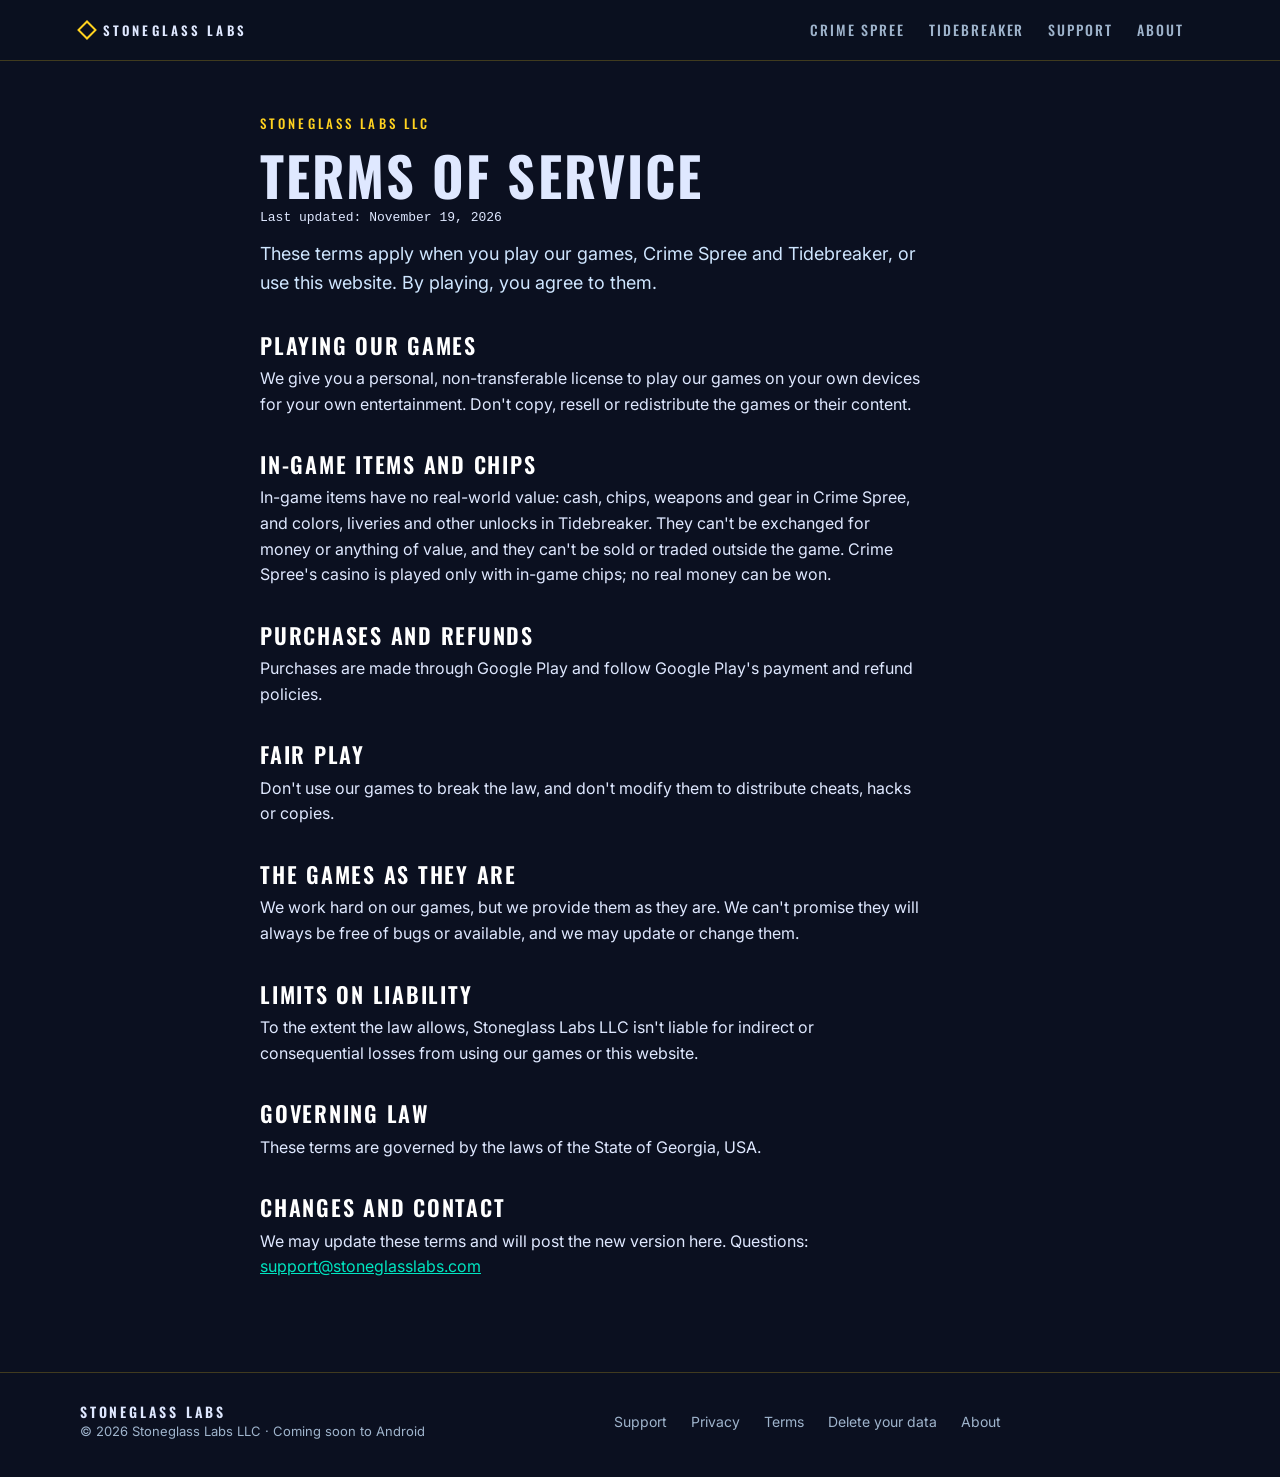
<file: terms.html>
<!doctype html>
<html lang="en">
<head>
<meta charset="utf-8">
<meta name="viewport" content="width=device-width,initial-scale=1,viewport-fit=cover">
<title>Terms of service | Stoneglass Labs</title>
<meta name="description" content="Stoneglass Labs is an independent game studio. Two games coming soon to Android: Crime Spree and Tidebreaker.">
<meta name="theme-color" content="#0B1020">
<link rel="preconnect" href="https://fonts.googleapis.com">
<link rel="preconnect" href="https://fonts.gstatic.com" crossorigin>
<link rel="stylesheet" href="https://fonts.googleapis.com/css2?family=Oswald:wght@500;600;700&family=Inter:wght@400;500;600;700&display=swap">
<link rel="stylesheet" href="styles.css?v=20261119c">
</head>
<body>
<header class="top band" id="top">
  <div class="in">
    <a class="studio" href="index.html" aria-label="Stoneglass Labs, home"><i></i>Stoneglass Labs</a>
    <button class="menu" type="button" aria-expanded="false" aria-controls="navwrap" aria-label="Menu">
      <svg viewBox="0 0 24 24" fill="none" stroke="currentColor" stroke-width="2.4" aria-hidden="true"><path d="M3 6h18M3 12h18M3 18h18"/></svg>
    </button>
    <div class="navwrap" id="navwrap">
      <nav class="links" aria-label="Site">
        <a href="crime-spree.html" data-nav="crime-spree.html">Crime Spree</a>
        <a href="tidebreaker.html" data-nav="tidebreaker.html">Tidebreaker</a>
        <a href="support.html" data-nav="support.html">Support</a>
        <a href="about.html" data-nav="about.html">About</a>
      </nav>
      <div class="social" aria-label="Social"></div>
    </div>
  </div>
</header>

<main>
<section class="page band"><div class="in">
  <p class="kicker">Stoneglass Labs LLC</p>
  <h1>Terms of service</h1>
  <p class="updated">Last updated: November 19, 2026</p>
  <p class="lede">These terms apply when you play our games, Crime Spree and Tidebreaker, or use this website. By playing, you agree to them.</p>
  <h2>Playing our games</h2>
  <p>We give you a personal, non-transferable license to play our games on your own devices for your own entertainment. Don't copy, resell or redistribute the games or their content.</p>
  <h2>In-game items and chips</h2>
  <p>In-game items have no real-world value: cash, chips, weapons and gear in Crime Spree, and colors, liveries and other unlocks in Tidebreaker. They can't be exchanged for money or anything of value, and they can't be sold or traded outside the game. Crime Spree's casino is played only with in-game chips; no real money can be won.</p>
  <h2>Purchases and refunds</h2>
  <p>Purchases are made through Google Play and follow Google Play's payment and refund policies.</p>
  <h2>Fair play</h2>
  <p>Don't use our games to break the law, and don't modify them to distribute cheats, hacks or copies.</p>
  <h2>The games as they are</h2>
  <p>We work hard on our games, but we provide them as they are. We can't promise they will always be free of bugs or available, and we may update or change them.</p>
  <h2>Limits on liability</h2>
  <p>To the extent the law allows, Stoneglass Labs LLC isn't liable for indirect or consequential losses from using our games or this website.</p>
  <h2>Governing law</h2>
  <p>These terms are governed by the laws of the State of Georgia, USA.</p>
  <h2>Changes and contact</h2>
  <p>We may update these terms and will post the new version here. Questions: <a href="mailto:support@stoneglasslabs.com">support@stoneglasslabs.com</a></p>
</div></section>
</main>

<footer class="foot band">
  <div class="in">
    <div class="brandline">Stoneglass Labs<span>© 2026 Stoneglass Labs LLC · Coming soon to Android</span></div>
    <nav aria-label="Footer">
      <a href="support.html">Support</a><a href="privacy.html">Privacy</a><a href="terms.html">Terms</a><a href="delete-data.html">Delete your data</a><a href="about.html">About</a>
    </nav>
    <div class="social" aria-label="Social"></div>
  </div>
</footer>

<script src="main.js?v=20261119c"></script>
</body>
</html>
</file>
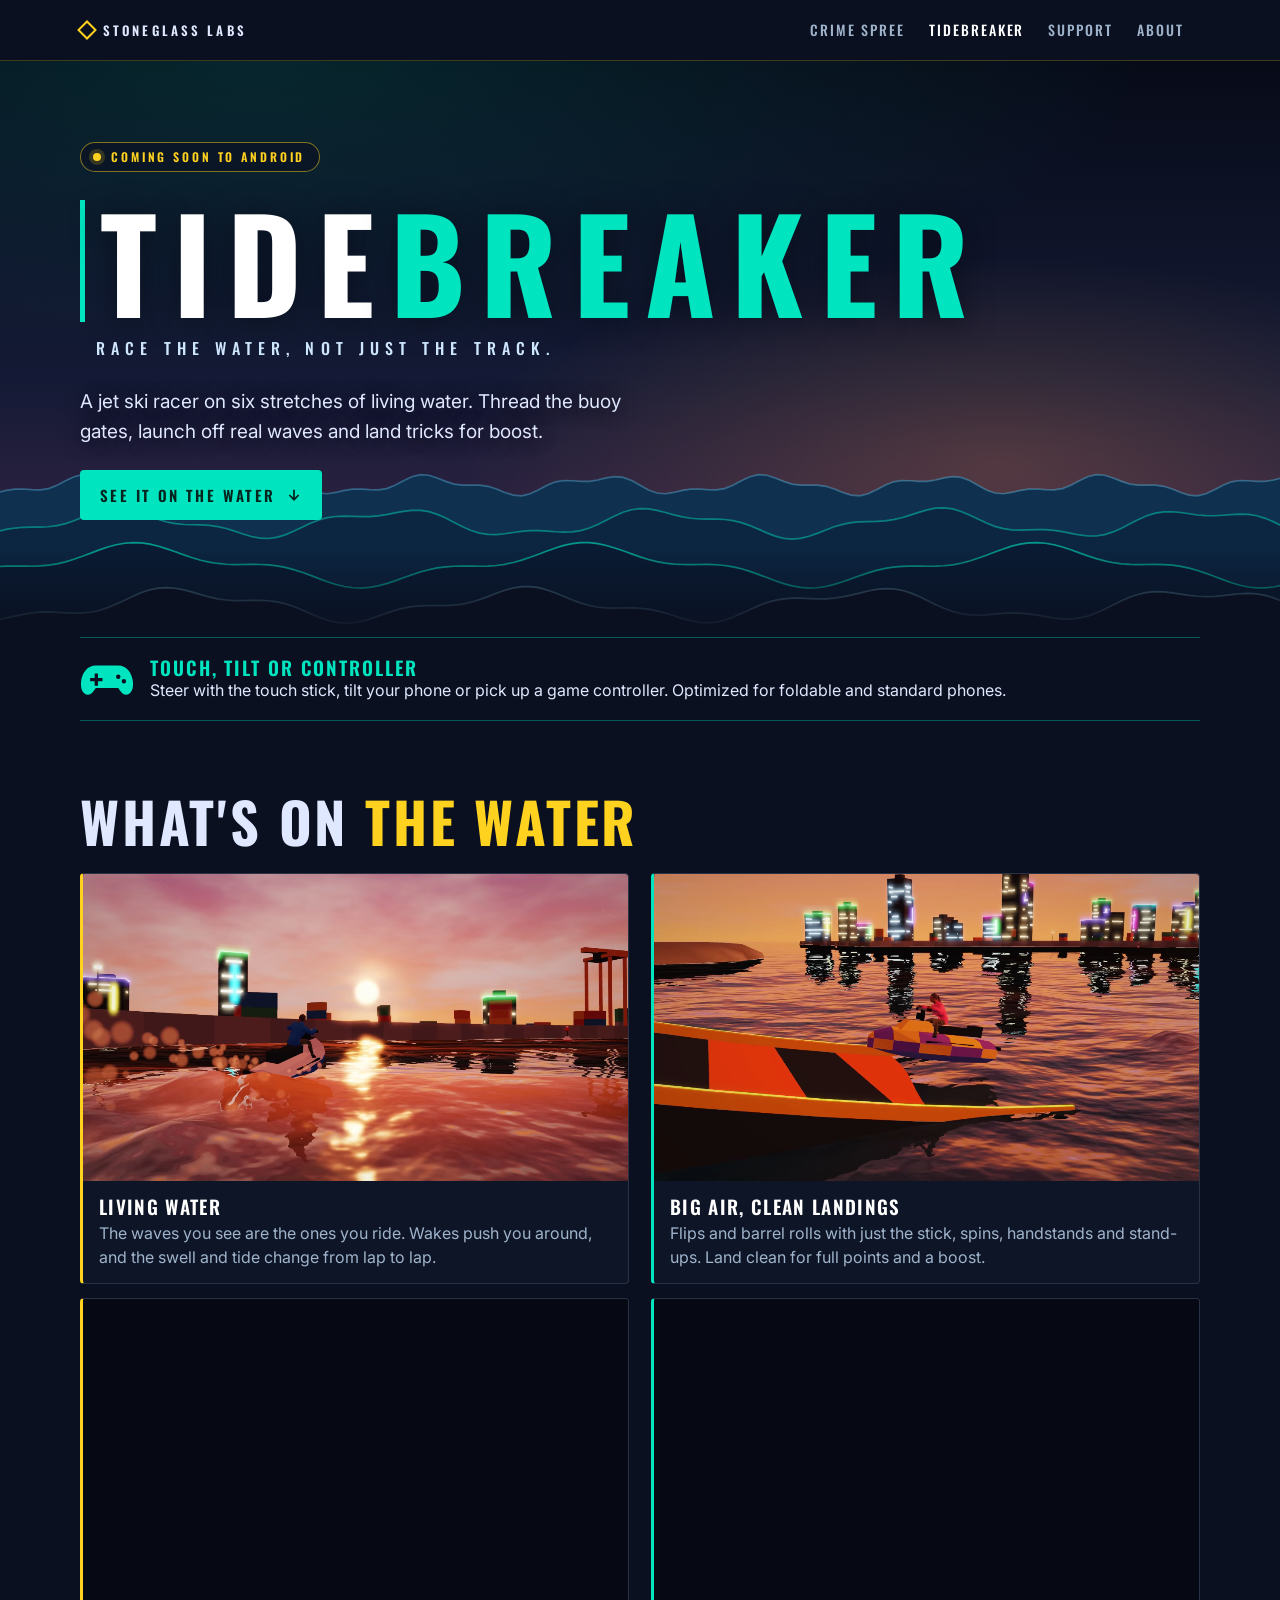
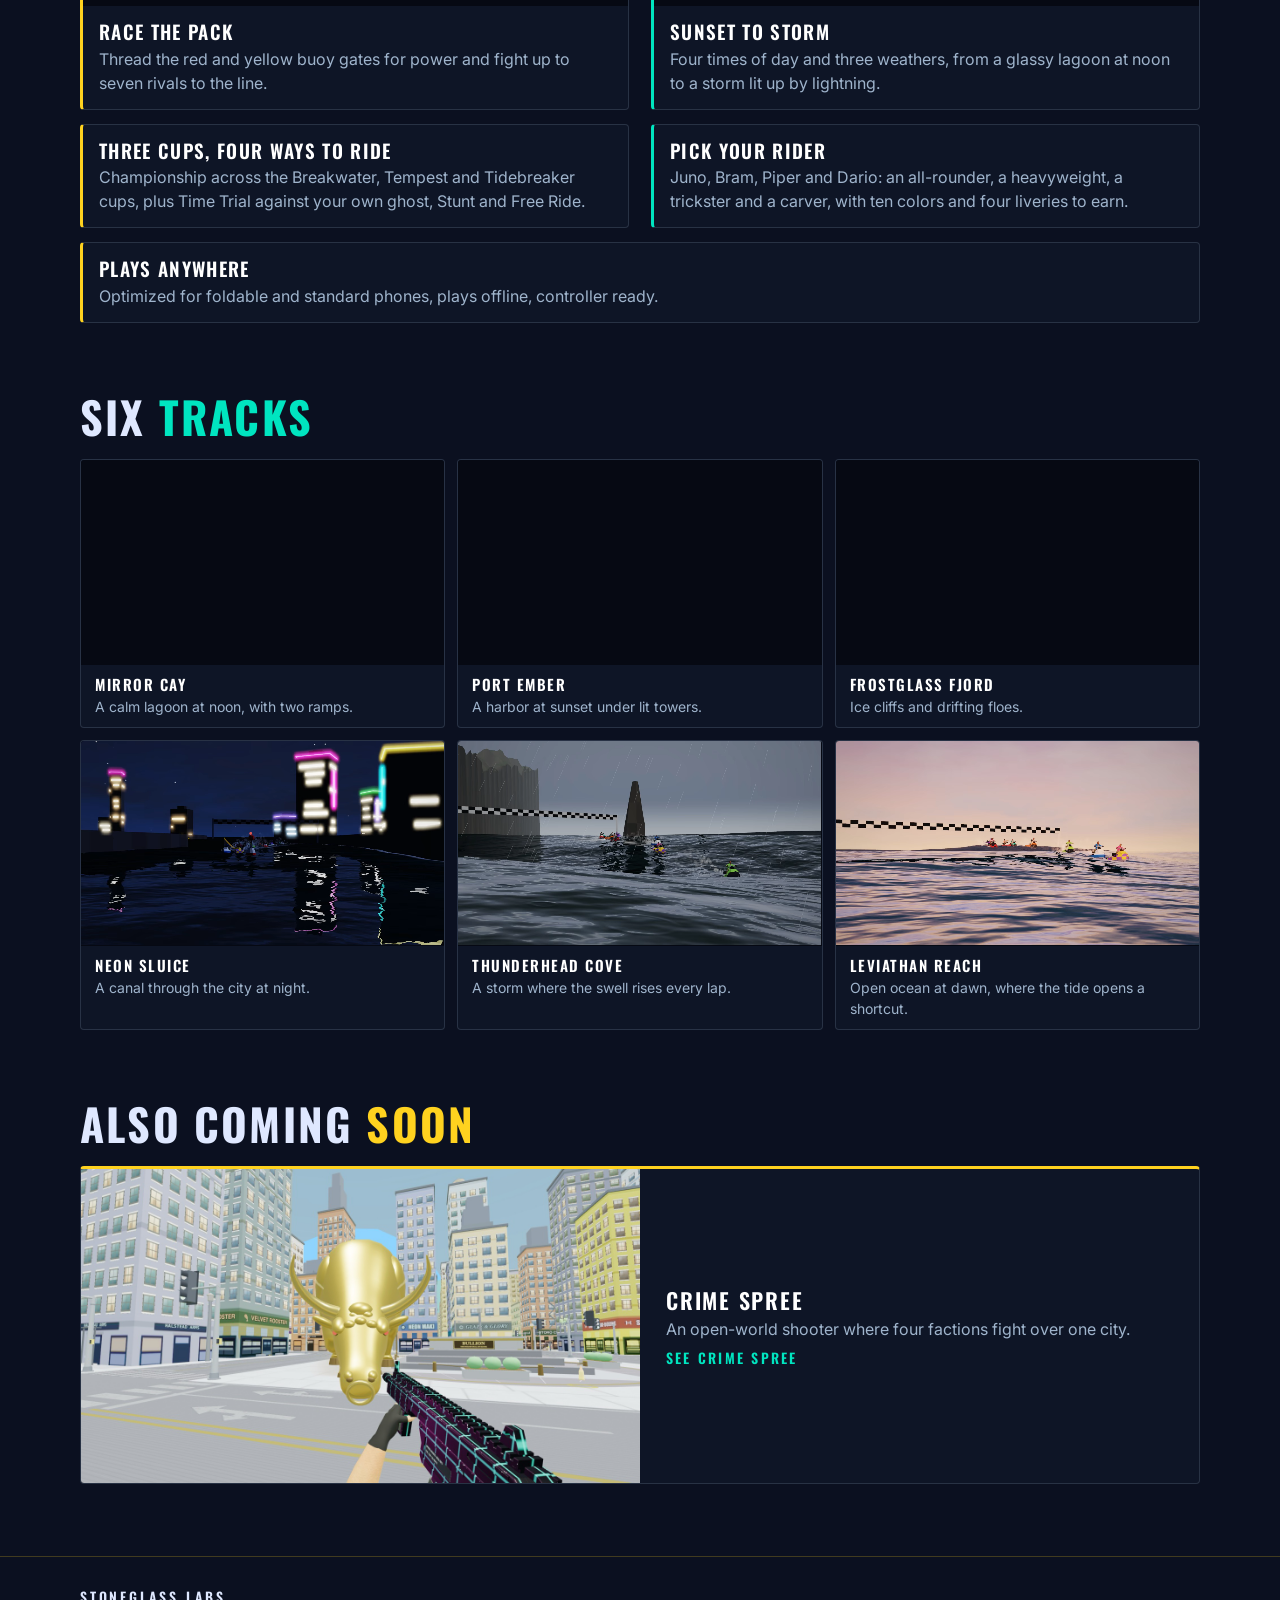
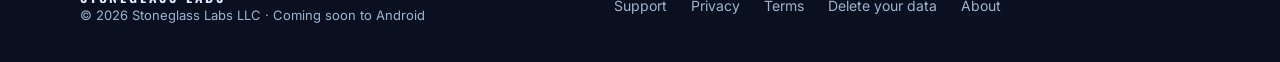
<file: tidebreaker.html>
<!doctype html>
<html lang="en">
<head>
<meta charset="utf-8">
<meta name="viewport" content="width=device-width,initial-scale=1,viewport-fit=cover">
<title>Tidebreaker | Coming soon to Android | Stoneglass Labs</title>
<meta name="description" content="Tidebreaker is a jet ski racer on six stretches of living water. Coming soon to Android from Stoneglass Labs.">
<meta name="theme-color" content="#0B1020">
<link rel="preconnect" href="https://fonts.googleapis.com">
<link rel="preconnect" href="https://fonts.gstatic.com" crossorigin>
<link rel="stylesheet" href="https://fonts.googleapis.com/css2?family=Oswald:wght@500;600;700&family=Inter:wght@400;500;600;700&display=swap">
<link rel="stylesheet" href="styles.css?v=20261119c">
</head>
<body>
<header class="top band" id="top">
  <div class="in">
    <a class="studio" href="index.html" aria-label="Stoneglass Labs, home"><i></i>Stoneglass Labs</a>
    <button class="menu" type="button" aria-expanded="false" aria-controls="navwrap" aria-label="Menu">
      <svg viewBox="0 0 24 24" fill="none" stroke="currentColor" stroke-width="2.4" aria-hidden="true"><path d="M3 6h18M3 12h18M3 18h18"/></svg>
    </button>
    <div class="navwrap" id="navwrap">
      <nav class="links" aria-label="Site">
        <a href="crime-spree.html" data-nav="crime-spree.html">Crime Spree</a>
        <a href="tidebreaker.html" data-nav="tidebreaker.html">Tidebreaker</a>
        <a href="support.html" data-nav="support.html">Support</a>
        <a href="about.html" data-nav="about.html">About</a>
      </nav>
      <div class="social" aria-label="Social"></div>
    </div>
  </div>
</header>

<main>
  <section class="hero sea band" aria-label="Tidebreaker">
    <div class="in">
      <p class="status"><i></i>Coming soon to Android</p>
      <h1 class="wordmark"><span class="w1">Tide</span><span class="w2">breaker</span></h1>
      <p class="tagline">Race the water, not just the track.</p>
      <p class="pitch">A jet ski racer on six stretches of living water. Thread the buoy gates, launch off real waves and land tricks for boost.</p>
      <div class="btns">
        <a class="btn primary" href="#water">See it on the water<svg viewBox="0 0 24 24" fill="none" stroke="currentColor" stroke-width="2.6" aria-hidden="true"><path d="M12 4v15M5 12l7 7 7-7"/></svg></a>
      </div>
    </div>
  </section>

  <section class="ctrl band" aria-label="Controls and phones">
    <div class="in">
      <svg viewBox="0 0 48 32" fill="currentColor" aria-hidden="true"><path d="M14 4h20c7 0 12 6 13 14 1 7-2 12-6 12-3 0-5-3-7-6H14c-2 3-4 6-7 6-4 0-7-5-6-12C2 10 7 4 14 4zm-1 7v4H9v3h4v4h3v-4h4v-3h-4v-4zm21 1a2 2 0 100 4 2 2 0 000-4zm5 4a2 2 0 100 4 2 2 0 000-4z"/></svg>
      <p><b>Touch, tilt or controller</b>Steer with the touch stick, tilt your phone or pick up a game controller. Optimized for foldable and standard phones.</p>
    </div>
  </section>

  <section class="feats band" id="water" aria-labelledby="featH">
    <div class="in">
      <h2 id="featH">What's on <span>the water</span></h2>
      <ul class="sell">
        <li class="has-clip"><div class="clip"><video data-lazy muted loop playsinline preload="none" data-poster="assets/video/tb-water-01-poster.jpg" aria-hidden="true"><source data-src="assets/video/tb-water-01.webm" type="video/webm"><source data-src="assets/video/tb-water-01.mp4" type="video/mp4"></video></div><div class="txt"><b>Living water</b>The waves you see are the ones you ride. Wakes push you around, and the swell and tide change from lap to lap.</div></li>
        <li class="has-clip"><div class="clip"><video data-lazy muted loop playsinline preload="none" data-poster="assets/video/tb-tricks-02-poster.jpg" aria-hidden="true"><source data-src="assets/video/tb-tricks-02.webm" type="video/webm"><source data-src="assets/video/tb-tricks-02.mp4" type="video/mp4"></video></div><div class="txt"><b>Big air, clean landings</b>Flips and barrel rolls with just the stick, spins, handstands and stand-ups. Land clean for full points and a boost.</div></li>
        <li class="has-clip"><div class="clip"><video data-lazy muted loop playsinline preload="none" data-poster="assets/video/tb-race-01-poster.jpg" aria-hidden="true"><source data-src="assets/video/tb-race-01.webm" type="video/webm"><source data-src="assets/video/tb-race-01.mp4" type="video/mp4"></video></div><div class="txt"><b>Race the pack</b>Thread the red and yellow buoy gates for power and fight up to seven rivals to the line.</div></li>
        <li class="has-clip"><div class="clip"><video data-lazy muted loop playsinline preload="none" data-poster="assets/video/tb-hero-01-poster.jpg" aria-hidden="true"><source data-src="assets/video/tb-hero-01.webm" type="video/webm"><source data-src="assets/video/tb-hero-01.mp4" type="video/mp4"></video></div><div class="txt"><b>Sunset to storm</b>Four times of day and three weathers, from a glassy lagoon at noon to a storm lit up by lightning.</div></li>
        <li><b>Three cups, four ways to ride</b>Championship across the Breakwater, Tempest and Tidebreaker cups, plus Time Trial against your own ghost, Stunt and Free Ride.</li>
        <li><b>Pick your rider</b>Juno, Bram, Piper and Dario: an all-rounder, a heavyweight, a trickster and a carver, with ten colors and four liveries to earn.</li>
        <li class="full"><b>Plays anywhere</b>Optimized for foldable and standard phones, plays offline, controller ready.</li>
      </ul>
    </div>
  </section>

  <section class="gallery band" id="tracks" aria-labelledby="galH">
    <div class="in">
      <h2 id="galH">Six <span>tracks</span></h2>
      <div class="grid">
        <figure><div class="clip"><video data-lazy muted loop playsinline preload="none" data-poster="assets/video/tb-track-lagoon-01-poster.jpg" aria-hidden="true"><source data-src="assets/video/tb-track-lagoon-01.webm" type="video/webm"><source data-src="assets/video/tb-track-lagoon-01.mp4" type="video/mp4"></video></div><figcaption>Mirror Cay<small>A calm lagoon at noon, with two ramps.</small></figcaption></figure>
        <figure><div class="clip"><video data-lazy muted loop playsinline preload="none" data-poster="assets/video/tb-track-harbor-01-poster.jpg" aria-hidden="true"><source data-src="assets/video/tb-track-harbor-01.webm" type="video/webm"><source data-src="assets/video/tb-track-harbor-01.mp4" type="video/mp4"></video></div><figcaption>Port Ember<small>A harbor at sunset under lit towers.</small></figcaption></figure>
        <figure><div class="clip"><video data-lazy muted loop playsinline preload="none" data-poster="assets/video/tb-track-fjord-01-poster.jpg" aria-hidden="true"><source data-src="assets/video/tb-track-fjord-01.webm" type="video/webm"><source data-src="assets/video/tb-track-fjord-01.mp4" type="video/mp4"></video></div><figcaption>Frostglass Fjord<small>Ice cliffs and drifting floes.</small></figcaption></figure>
        <figure><div class="clip"><video data-lazy muted loop playsinline preload="none" data-poster="assets/video/tb-track-canal-01-poster.jpg" aria-hidden="true"><source data-src="assets/video/tb-track-canal-01.webm" type="video/webm"><source data-src="assets/video/tb-track-canal-01.mp4" type="video/mp4"></video></div><figcaption>Neon Sluice<small>A canal through the city at night.</small></figcaption></figure>
        <figure><div class="clip"><video data-lazy muted loop playsinline preload="none" data-poster="assets/video/tb-track-cove-01-poster.jpg" aria-hidden="true"><source data-src="assets/video/tb-track-cove-01.webm" type="video/webm"><source data-src="assets/video/tb-track-cove-01.mp4" type="video/mp4"></video></div><figcaption>Thunderhead Cove<small>A storm where the swell rises every lap.</small></figcaption></figure>
        <figure><div class="clip"><video data-lazy muted loop playsinline preload="none" data-poster="assets/video/tb-track-ocean-01-poster.jpg" aria-hidden="true"><source data-src="assets/video/tb-track-ocean-01.webm" type="video/webm"><source data-src="assets/video/tb-track-ocean-01.mp4" type="video/mp4"></video></div><figcaption>Leviathan Reach<small>Open ocean at dawn, where the tide opens a shortcut.</small></figcaption></figure>
      </div>
    </div>
  </section>

  <section class="games band" aria-labelledby="gamesH">
    <div class="in">
      <h2 id="gamesH">Also coming <span>soon</span></h2>
      <div class="cards one">
        <a class="game" href="crime-spree.html"><div class="clip"><img src="assets/video/boss-bull-03-poster.jpg" alt="" loading="lazy" decoding="async" width="1280" height="720"></div><div class="txt"><b>Crime Spree</b>An open-world shooter where four factions fight over one city.<span class="go">See Crime Spree</span></div></a>
      </div>
    </div>
  </section>
</main>

<footer class="foot band">
  <div class="in">
    <div class="brandline">Stoneglass Labs<span>© 2026 Stoneglass Labs LLC · Coming soon to Android</span></div>
    <nav aria-label="Footer">
      <a href="support.html">Support</a><a href="privacy.html">Privacy</a><a href="terms.html">Terms</a><a href="delete-data.html">Delete your data</a><a href="about.html">About</a>
    </nav>
    <div class="social" aria-label="Social"></div>
  </div>
</footer>

<script src="main.js?v=20261119c"></script>
</body>
</html>
</file>
<file: styles.css>
/* Layout: phone-first single column; header with small studio mark, full-bleed hero, then stacked bands. Support and legal pages use a 68ch reading column. */
:root{
  color-scheme: dark;
  --ink:#0B1020; --panel:#0E1426; --panel2:#101628; --line:rgba(159,180,204,.18);
  --fg:#DFE8FF; --steel:#9FB4CC; --pale:#CFE6FF; --white:#FFFFFF;
  --gold:#FFD21F; --teal:#00E5C0; --teal-ink:#04241E;
  --f-display:"Oswald","Arial Narrow","Roboto Condensed",sans-serif;
  --f-body:"Inter",system-ui,-apple-system,"Segoe UI",Roboto,sans-serif;
  --f-mono:ui-monospace,"SFMono-Regular",Menlo,Consolas,monospace;
  --gutter-l:max(16px,env(safe-area-inset-left,0px)); --gutter-r:max(16px,env(safe-area-inset-right,0px));
}
*{box-sizing:border-box}
html{scroll-behavior:auto}
body{margin:0;background:var(--ink);color:var(--fg);font-family:var(--f-body);font-size:16px;line-height:1.6;-webkit-font-smoothing:antialiased}
a{color:var(--teal)}
a:hover{color:var(--white)}
:focus-visible{outline:3px solid var(--gold);outline-offset:2px}
.band{padding-left:var(--gutter-l);padding-right:var(--gutter-r)}
.in{max-width:1120px;margin:0 auto}
.updated{margin:0 0 22px;font:500 13px/1.45 var(--f-mono);color:var(--steel)}
.todo{font:600 .82em/1.4 var(--f-mono);color:var(--gold);background:rgba(255,210,31,.1);border:1px dashed rgba(255,210,31,.6);border-radius:3px;padding:1px 5px;white-space:normal}
.draft{display:block;margin:0 0 22px;padding:10px 12px;font:500 13px/1.45 var(--f-mono);color:var(--gold);background:rgba(255,210,31,.08);border:1px dashed rgba(255,210,31,.55);border-radius:4px}

/* header */
.top{border-bottom:1px solid rgba(255,210,31,.22);background:rgba(11,16,32,.96)}
.top .in{display:flex;align-items:center;justify-content:space-between;gap:12px;min-height:60px}
.studio{display:flex;align-items:center;gap:9px;text-decoration:none;color:var(--fg);font:600 13px/1 var(--f-display);letter-spacing:.24em;text-transform:uppercase;white-space:nowrap;padding-block:12px}
.studio i{width:14px;height:14px;border:2px solid var(--gold);transform:rotate(45deg);flex:none}
.studio:hover{color:var(--white)}
.navwrap{display:flex;align-items:center;gap:6px}
.links{display:flex;align-items:center;gap:4px}
.links a{display:block;color:var(--steel);text-decoration:none;font:500 14px/1 var(--f-display);letter-spacing:.14em;text-transform:uppercase;padding:14px 10px}
.links a:hover,.links a[aria-current="page"]{color:var(--white)}
.social{display:flex}
.social a{display:grid;place-items:center;width:44px;height:44px;color:var(--steel)}
.social a:hover{color:var(--white)}
.social svg{width:20px;height:20px}
.menu{display:none;width:48px;height:48px;margin-right:-10px;background:none;border:0;color:var(--fg);cursor:pointer}
.menu svg{width:24px;height:24px}
@media (max-width:820px){
  .menu{display:grid;place-items:center}
  .navwrap{position:static}
  .links,.top .social{display:none}
  .top.open .navwrap{position:absolute;left:0;right:0;top:61px;z-index:20;flex-direction:column;align-items:stretch;gap:0;background:var(--panel);border-bottom:1px solid rgba(255,210,31,.3);padding:6px var(--gutter-r) 12px var(--gutter-l)}
  .top.open .links{display:flex;flex-direction:column;align-items:stretch}
  .top.open .links a{padding:15px 4px;font-size:17px;border-bottom:1px solid var(--line)}
  .top.open .social{display:flex;margin-top:6px}
  .top{position:relative}
}

/* hero: no video. Wordmark over a drawn night skyline. */
.hero{position:relative;overflow:hidden;isolation:isolate;background:radial-gradient(120% 90% at 82% 8%,rgba(0,229,192,.13),rgba(0,229,192,0) 58%),radial-gradient(70% 46% at 50% 100%,rgba(84,120,255,.20),rgba(84,120,255,0) 70%),radial-gradient(60% 50% at 6% 100%,rgba(255,210,31,.10),rgba(255,210,31,0) 62%),linear-gradient(#060914,#0B1020 80%);padding-block:clamp(44px,9vh,104px) clamp(84px,13vh,150px)}
.hero::before{content:"";position:absolute;z-index:-1;left:0;right:0;bottom:0;height:min(48%,300px);background:url(assets/img/skyline.svg) 50% 100%/auto 100% repeat-x}
.hero::after{content:"";position:absolute;z-index:-1;left:0;right:0;bottom:0;height:90px;background:linear-gradient(rgba(11,16,32,0),var(--ink))}
.status{display:inline-flex;align-items:center;gap:10px;margin:0 0 clamp(18px,3.5vw,28px);padding:8px 14px 8px 12px;border:1px solid rgba(255,210,31,.5);border-radius:999px;background:rgba(11,16,32,.6);font:600 12px/1 var(--f-display);letter-spacing:.24em;text-transform:uppercase;color:var(--gold)}
.status i{width:8px;height:8px;border-radius:50%;background:var(--gold);box-shadow:0 0 0 4px rgba(255,210,31,.18)}
.wordmark{margin:0;font:700 clamp(60px,24vw,132px)/.95 var(--f-display);letter-spacing:.12em;text-transform:uppercase;border-left:5px solid var(--teal);padding-left:.12em;text-wrap:balance;text-shadow:0 2px 30px rgba(7,11,24,.8)}
.wordmark .w1{color:var(--white)} .wordmark .w2{color:var(--teal)}
.wordmark span{display:block}
@media (min-width:640px){ .wordmark{font-size:clamp(80px,12.6vw,146px);white-space:nowrap} .wordmark span{display:inline} }
.tagline{margin:14px 0 0;font:500 clamp(11px,2.6vw,16px)/1.6 var(--f-display);letter-spacing:.38em;text-transform:uppercase;color:var(--pale);padding-left:calc(5px + .7em);text-wrap:balance}
.pitch{margin:clamp(18px,3vw,26px) 0 0;max-width:46ch;font-size:clamp(16px,2.1vw,19px);line-height:1.55;color:var(--fg);text-shadow:0 1px 18px rgba(7,11,24,.9)}
.btns{display:flex;flex-wrap:wrap;gap:10px;margin-top:24px}
.btn{display:inline-flex;align-items:center;justify-content:center;gap:10px;min-height:50px;padding:0 20px;border-radius:4px;font:600 15px/1 var(--f-display);letter-spacing:.16em;text-transform:uppercase;text-decoration:none;cursor:pointer;border:0}
.btn svg{width:16px;height:16px}
.btn.primary{background:var(--teal);color:var(--teal-ink)}
.btn.primary:hover{background:#3FF0D3;color:var(--teal-ink)}

/* controller strip */
.ctrl .in{display:flex;align-items:center;gap:16px;padding-block:18px;border-block:1px solid rgba(0,229,192,.35)}
.ctrl svg{width:54px;height:36px;flex:none;color:var(--teal)}
.ctrl p{margin:0;min-width:0;line-height:1.45}
.ctrl b{display:block;font:600 19px/1.2 var(--f-display);letter-spacing:.1em;text-transform:uppercase;color:var(--teal)}

/* features */
.feats{scroll-margin-top:12px;padding-block:clamp(40px,7vw,72px)}
.feats h2{margin:0 0 24px;font:700 clamp(32px,6.5vw,56px)/1 var(--f-display);letter-spacing:.05em;text-transform:uppercase;text-wrap:balance}
.feats h2 span{color:var(--gold)}
.sell{list-style:none;margin:0;padding:0;display:grid;grid-template-columns:minmax(0,1fr);gap:12px}
.sell li{min-width:0;background:rgba(16,22,40,.92);border:1px solid var(--line);border-left:3px solid var(--gold);border-radius:4px;padding:14px 16px;color:var(--steel);line-height:1.5}
.sell li:nth-child(even){border-left-color:var(--teal)}
.sell b{display:block;font:600 19px/1.25 var(--f-display);letter-spacing:.07em;text-transform:uppercase;color:var(--white);margin-bottom:3px}
@media (min-width:760px){ .sell{grid-template-columns:repeat(2,minmax(0,1fr));gap:14px 22px} }
/* On two columns: a "wide" clip card takes a whole row with the clip beside its text; a "full" text card takes a whole row. Used to keep rows even. */
@media (min-width:760px){ .sell li.wide{grid-column:1/-1;display:grid;grid-template-columns:minmax(0,1fr) minmax(0,1fr);align-items:center} .sell li.wide .txt{padding:20px 26px} .sell li.full{grid-column:1/-1} }

/* reading pages */
.page{padding-block:clamp(32px,6vw,56px) clamp(48px,8vw,80px)}
.page .in{max-width:760px}
.page h1{margin:0 0 6px;font:700 clamp(34px,7vw,54px)/1.02 var(--f-display);letter-spacing:.04em;text-transform:uppercase;text-wrap:balance}
.page .kicker{margin:0 0 18px;font:500 13px/1 var(--f-display);letter-spacing:.24em;text-transform:uppercase;color:var(--gold)}
.page .lede{font-size:18px;color:var(--pale);margin:0 0 22px;max-width:62ch}
.page h2{margin:34px 0 8px;font:600 22px/1.2 var(--f-display);letter-spacing:.08em;text-transform:uppercase;color:var(--white)}
.page h3{margin:22px 0 4px;font:600 17px/1.3 var(--f-body);color:var(--white)}
.page p,.page li{max-width:66ch;color:var(--fg)}
.page p{margin:0 0 12px}
.page ul,.page ol{margin:0 0 12px;padding-left:22px}
.page li{margin:0 0 6px}
.page li::marker{color:var(--teal)}
.page .muted{color:var(--steel)}
.summary{background:var(--panel2);border:1px solid var(--line);border-left:3px solid var(--teal);border-radius:4px;padding:14px 18px 6px;margin:0 0 10px}
.faq details{border-top:1px solid var(--line)}
.faq details:last-child{border-bottom:1px solid var(--line)}
.faq summary{cursor:pointer;list-style:none;display:flex;justify-content:space-between;gap:14px;align-items:center;padding:16px 2px;font:600 17px/1.35 var(--f-body);color:var(--white)}
.faq summary::-webkit-details-marker{display:none}
.faq summary::after{content:"+";font:500 24px/1 var(--f-display);color:var(--gold);flex:none}
.faq details[open] summary::after{content:"\2212"}
.faq details > div{padding:0 2px 14px;color:var(--steel)}
.faq details > div p{color:var(--steel)}
.nf{text-align:left}
.nf .big{font:700 clamp(80px,24vw,180px)/.9 var(--f-display);color:var(--teal);letter-spacing:.04em;margin:0 0 10px}

/* footer */
.foot{border-top:1px solid rgba(255,210,31,.22);padding-block:28px 34px;color:var(--steel);font-size:14px}
.foot .in{display:grid;grid-template-columns:minmax(0,1fr);gap:18px}
.foot .brandline{font:600 14px/1.4 var(--f-display);letter-spacing:.2em;text-transform:uppercase;color:var(--fg)}
.foot .brandline span{display:block;font:400 13px/1.5 var(--f-body);letter-spacing:0;text-transform:none;color:var(--steel)}
.foot nav{display:flex;flex-wrap:wrap;gap:0 4px;margin-left:-10px}
.foot nav a{color:var(--steel);text-decoration:none;padding:10px}
.foot nav a:hover{color:var(--white)}
.foot .social{margin-left:-12px}
@media (min-width:860px){ .foot .in{grid-template-columns:auto 1fr auto;align-items:center} .foot nav{justify-content:center} }

/* clip tiles (feature cards and gallery) */
.sell li.has-clip{padding:0;overflow:hidden}
.sell li.has-clip .txt{padding:14px 16px}
.clip{position:relative;aspect-ratio:16/9;background:#060913;overflow:hidden}
.clip video{position:absolute;inset:0;width:100%;height:100%;object-fit:cover;display:block;transition:opacity .3s ease}
/* main.js adds .dip just before a clip loops, so the cut back to the start fades through dark */
.clip video.dip{opacity:0}
/* a still image in a card fills the 16:9 box the same way a clip does */
.clip img{position:absolute;inset:0;width:100%;height:100%;object-fit:cover;display:block}
.gallery{padding-block:0 clamp(40px,7vw,72px)}
.gallery h2{margin:0 0 20px;font:700 clamp(28px,5.5vw,44px)/1 var(--f-display);letter-spacing:.05em;text-transform:uppercase}
.gallery h2 span{color:var(--teal)}
.grid{display:grid;grid-template-columns:minmax(0,1fr);gap:12px}
.grid figure{margin:0;min-width:0;background:rgba(16,22,40,.92);border:1px solid var(--line);border-radius:4px;overflow:hidden}
.grid figcaption{padding:10px 14px;font:600 15px/1.3 var(--f-display);letter-spacing:.1em;text-transform:uppercase;color:var(--white)}
@media (min-width:600px){ .grid{grid-template-columns:repeat(2,minmax(0,1fr))} }
@media (min-width:1000px){ .grid{grid-template-columns:repeat(3,minmax(0,1fr))} }

/* Tidebreaker page: the same hero over a drawn sea at dusk instead of the skyline */
.hero.sea{background:radial-gradient(70% 60% at 78% 70%,rgba(255,150,80,.22),rgba(255,150,80,0) 60%),radial-gradient(120% 90% at 20% 0%,rgba(0,229,192,.12),rgba(0,229,192,0) 58%),linear-gradient(#070b18,#141a35 55%,#2a2140 78%,#0B1020)}
.hero.sea::before{background-image:url(assets/img/waves.svg);height:min(44%,260px)}
.hero.sea .wordmark{font-size:clamp(48px,17vw,132px)}
@media (min-width:640px){ .hero.sea .wordmark{font-size:clamp(64px,10.4vw,128px)} }
.grid figcaption small{display:block;margin-top:3px;font:400 14px/1.45 var(--f-body);letter-spacing:0;text-transform:none;color:var(--steel)}
.gallery{scroll-margin-top:12px}

/* "Our games": one card per game, on both game pages */
.games{padding-block:0 clamp(40px,7vw,72px)}
.games h2{margin:0 0 20px;font:700 clamp(28px,5.5vw,44px)/1 var(--f-display);letter-spacing:.05em;text-transform:uppercase}
.games h2 span{color:var(--gold)}
.cards{display:grid;grid-template-columns:minmax(0,1fr);gap:12px}
@media (min-width:760px){ .cards{grid-template-columns:repeat(2,minmax(0,1fr));gap:14px 22px} }
.game{display:block;min-width:0;text-decoration:none;color:var(--steel);line-height:1.5;background:rgba(16,22,40,.92);border:1px solid var(--line);border-top:3px solid var(--gold);border-radius:4px;overflow:hidden}
.game.tb{border-top-color:var(--teal)}
.game .txt{padding:14px 16px 16px}
.game b{display:block;font:600 22px/1.2 var(--f-display);letter-spacing:.08em;text-transform:uppercase;color:var(--white);margin-bottom:3px}
.game .go{display:block;margin-top:10px;font:600 14px/1 var(--f-display);letter-spacing:.16em;text-transform:uppercase;color:var(--teal)}
.game:hover{color:var(--fg);border-color:rgba(0,229,192,.5)}
.game:hover b{color:var(--white)}
.game[aria-current="page"] .go{color:var(--steel)}

/* Home page: the studio name and a choice of the two games */
.home{position:relative;overflow:hidden;isolation:isolate;padding-block:clamp(36px,7vh,80px) clamp(40px,7vw,72px);background:radial-gradient(70% 60% at 0% 0%,rgba(255,210,31,.10),rgba(255,210,31,0) 60%),radial-gradient(70% 60% at 100% 0%,rgba(0,229,192,.13),rgba(0,229,192,0) 60%),linear-gradient(#060914,#0B1020 70%)}
.studioname{margin:0;font:700 clamp(46px,13vw,112px)/.95 var(--f-display);letter-spacing:.1em;text-transform:uppercase;color:var(--white);border-left:5px solid var(--gold);padding-left:.12em;text-wrap:balance}
.studioname span{color:var(--gold)}
.home .pitch{max-width:52ch}
.picks{display:grid;grid-template-columns:minmax(0,1fr);gap:16px;margin-top:clamp(24px,4vw,40px)}
@media (min-width:760px){ .picks{grid-template-columns:repeat(2,minmax(0,1fr));gap:22px} }
.pick{display:flex;flex-direction:column;min-width:0;text-decoration:none;color:var(--steel);line-height:1.5;background:rgba(16,22,40,.94);border:1px solid var(--line);border-top:4px solid var(--gold);border-radius:6px;overflow:hidden;transition:transform .2s ease,border-color .2s ease,box-shadow .2s ease}
.pick.tb{border-top-color:var(--teal)}
.pick .txt{display:flex;flex-direction:column;flex:1;padding:18px 20px 20px}
.pick .genre{font:600 12px/1 var(--f-display);letter-spacing:.24em;text-transform:uppercase;color:var(--gold)}
.pick.tb .genre{color:var(--teal)}
.pick b{display:block;margin:8px 0 6px;font:700 clamp(30px,4.4vw,42px)/1 var(--f-display);letter-spacing:.07em;text-transform:uppercase;color:var(--white)}
.pick p{margin:0 0 16px;max-width:46ch}
.pick .go{margin-top:auto;display:inline-flex;align-self:flex-start;align-items:center;gap:10px;min-height:46px;padding:0 18px;border-radius:4px;background:var(--gold);color:#241c00;font:600 14px/1 var(--f-display);letter-spacing:.16em;text-transform:uppercase}
.pick.tb .go{background:var(--teal);color:var(--teal-ink)}
.pick .go svg{width:16px;height:16px}
.pick:hover{color:var(--fg);transform:translateY(-3px);box-shadow:0 14px 34px rgba(0,0,0,.45);border-color:rgba(255,210,31,.45)}
.pick.tb:hover{border-color:rgba(0,229,192,.5)}
@media (prefers-reduced-motion:reduce){ .pick{transition:none} .pick:hover{transform:none} }

/* "Also coming soon": the other game's card at the bottom of each game page, picture beside text on wide screens */
@media (min-width:760px){ .cards.one{grid-template-columns:minmax(0,1fr)} .cards.one .game{display:grid;grid-template-columns:minmax(0,1fr) minmax(0,1fr);align-items:center} .cards.one .game .txt{padding:20px 26px} }
/* Phones: keep both game cards near the first screen */
@media (max-width:759px){ .home{padding-top:24px} .home .status{margin-bottom:14px} .home .pitch{margin-top:12px;font-size:16px} .picks{margin-top:18px;gap:12px} .pick p{display:none} .pick .txt{display:grid;grid-template-columns:minmax(0,1fr) auto;align-items:center;gap:2px 12px;padding:12px 14px} .pick .genre{grid-column:1} .pick b{grid-column:1;margin:4px 0 0;font-size:26px} .pick .go{grid-column:2;grid-row:1/3;margin:0;min-height:44px;padding:0 14px;font-size:0;letter-spacing:0} .pick .go svg{width:20px;height:20px} }
</file>
